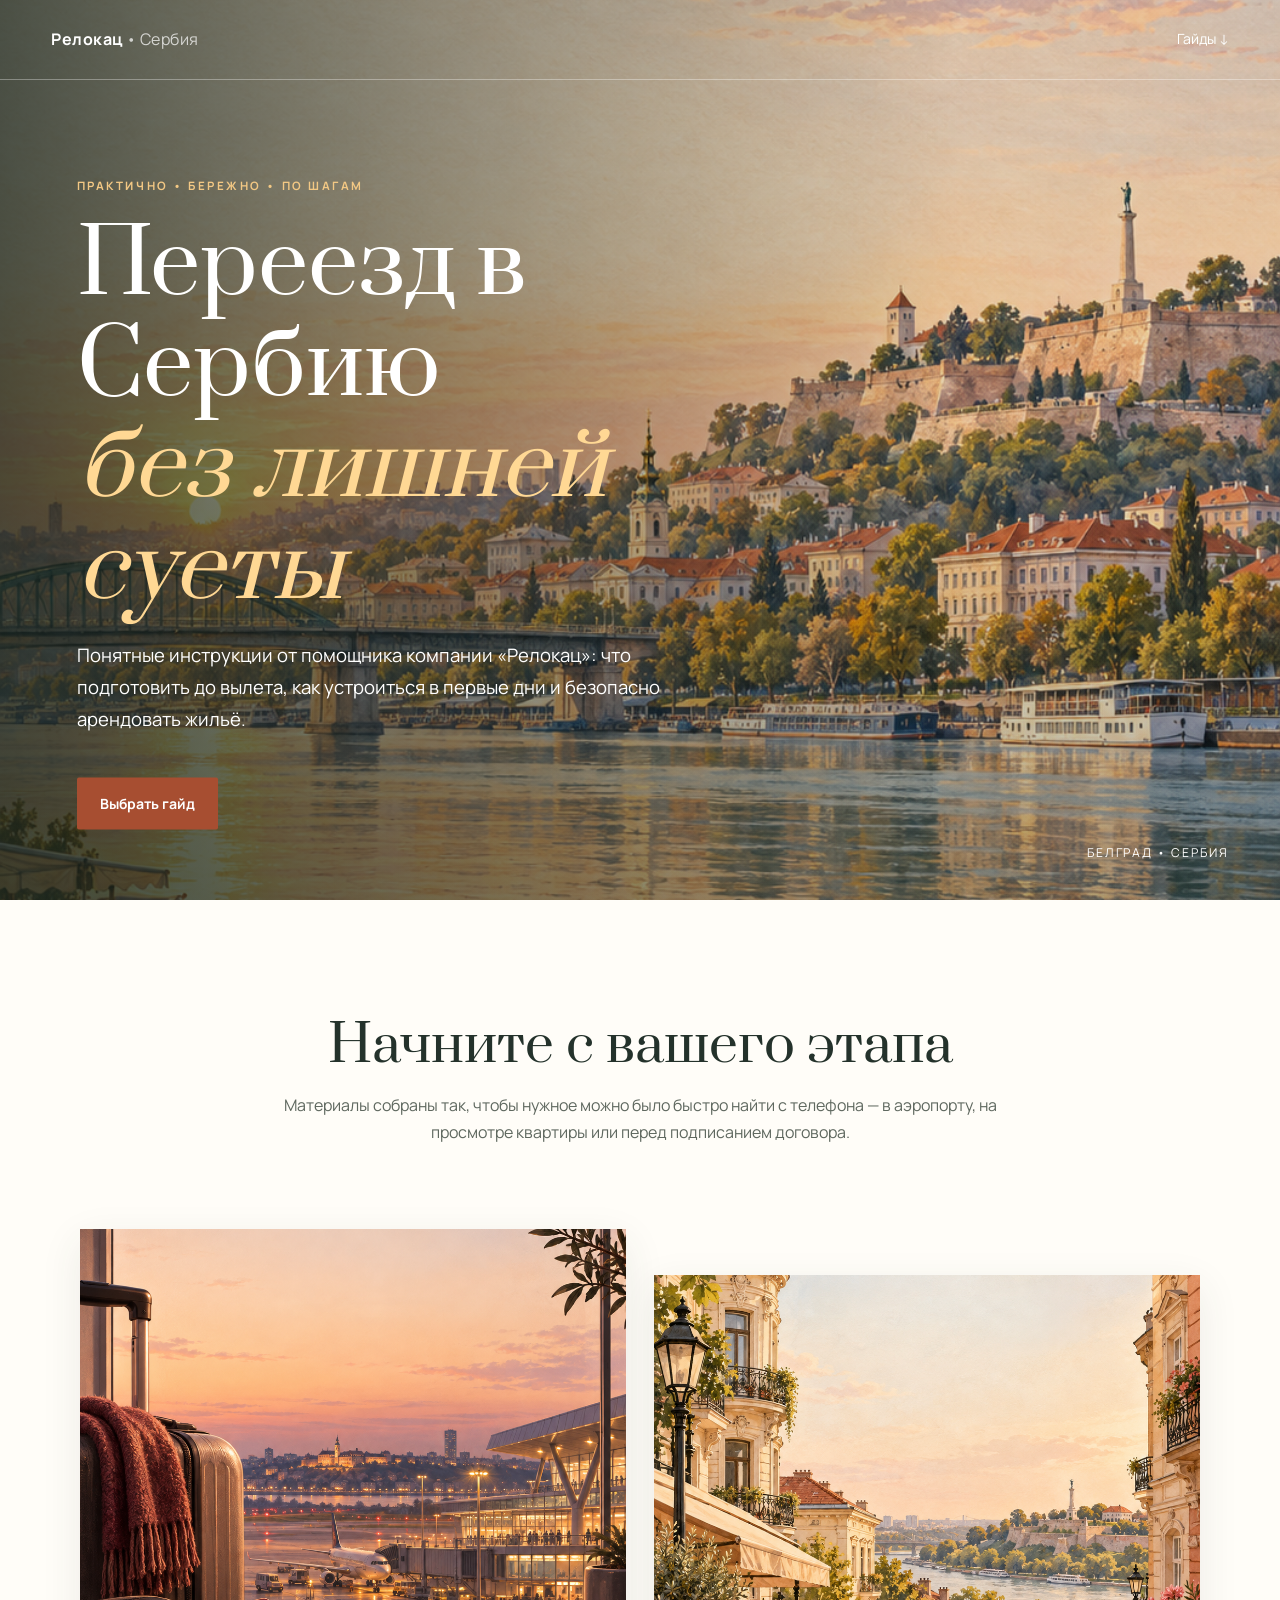
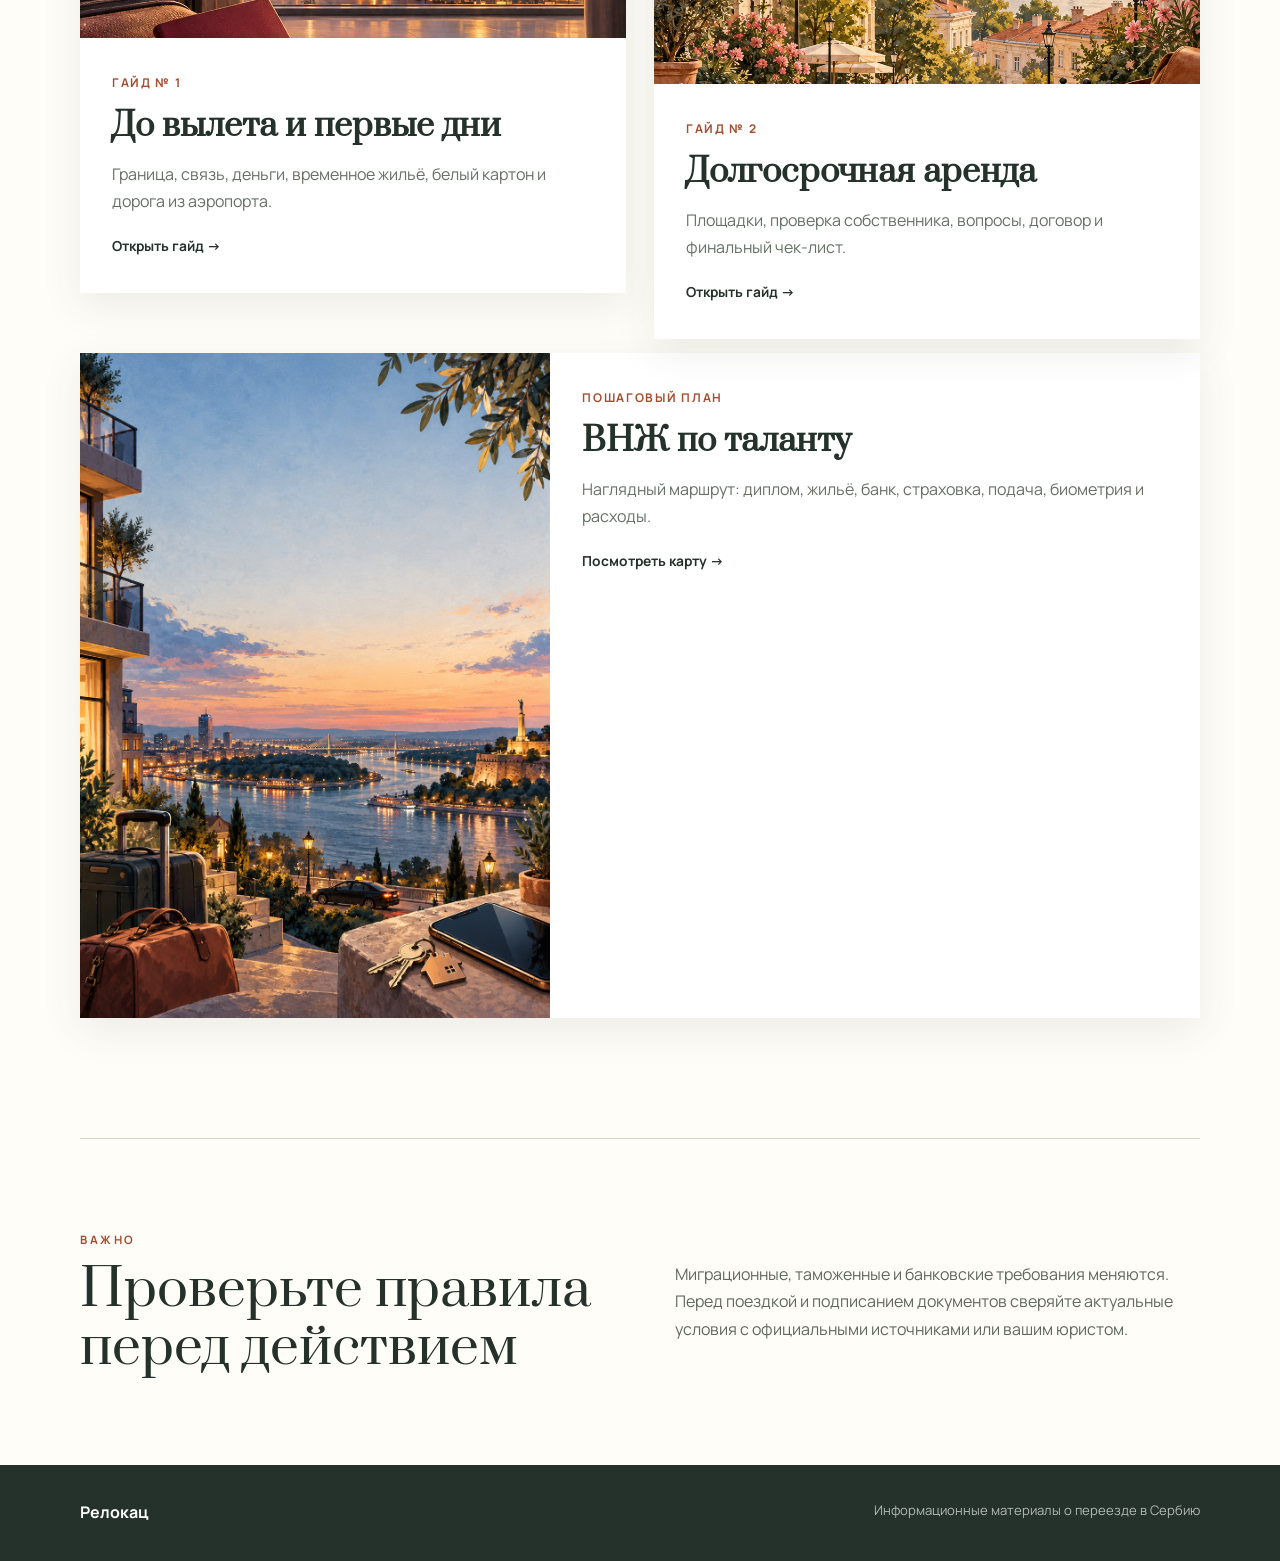
<file: index.html>
<!doctype html>
<html lang="ru">
<head>
  <meta charset="utf-8">
  <meta name="viewport" content="width=device-width,initial-scale=1">
  <meta name="description" content="Практические гайды по релокации в Сербию от помощника компании «Релокац».">
  <title>Релокац — гид по переезду в Сербию</title>
  <link rel="stylesheet" href="assets/styles.css">
</head>
<body class="home">
  <header class="topbar"><a class="brand" href="index.html">Релокац <span>• Сербия</span></a><a class="toplink" href="#guides">Гайды ↓</a></header>
  <main>
    <section class="hero">
      <img class="hero__image" src="assets/belgrade-river.png" alt="Белград на закате, вид на Саву">
      <div class="hero__shade"></div>
      <div class="hero__content">
        <p class="eyebrow">Практично • бережно • по шагам</p>
        <h1>Переезд в Сербию<br><em>без лишней суеты</em></h1>
        <p class="lead">Понятные инструкции от помощника компании «Релокац»: что подготовить до вылета, как устроиться в первые дни и безопасно арендовать жильё.</p>
        <a class="button" href="#guides">Выбрать гайд</a>
      </div>
      <p class="hero__note">Белград • Сербия</p>
    </section>

    <section class="intro wrap" id="guides">
      <h2>Начните с вашего этапа</h2>
      <p>Материалы собраны так, чтобы нужное можно было быстро найти с телефона — в аэропорту, на просмотре квартиры или перед подписанием договора.</p>
    </section>

    <section class="guide-grid wrap">
      <a class="guide-card" href="guide-arrival.html">
        <img src="assets/airport.png" alt="Чемодан и паспорт в аэропорту Белграда">
        <div class="guide-card__body"><span>Гайд № 1</span><h3>До вылета и первые дни</h3><p>Граница, связь, деньги, временное жильё, белый картон и дорога из аэропорта.</p><b>Открыть гайд →</b></div>
      </a>
      <a class="guide-card guide-card--down" href="guide-rent.html">
        <img src="assets/belgrade-street.png" alt="Улица Белграда с видом на реку">
        <div class="guide-card__body"><span>Гайд № 2</span><h3>Долгосрочная аренда</h3><p>Площадки, проверка собственника, вопросы, договор и финальный чек-лист.</p><b>Открыть гайд →</b></div>
      </a>
      <a class="guide-card guide-card--route" href="relocation-plan-talent.html">
        <img src="assets/relocation-view.png" alt="Вид на Белград и чемоданы перед переездом">
        <div class="guide-card__body"><span>Пошаговый план</span><h3>ВНЖ по таланту</h3><p>Наглядный маршрут: диплом, жильё, банк, страховка, подача, биометрия и расходы.</p><b>Посмотреть карту →</b></div>
      </a>
    </section>

    <section class="promise wrap"><div><p class="eyebrow dark">Важно</p><h2>Проверьте правила перед действием</h2></div><p>Миграционные, таможенные и банковские требования меняются. Перед поездкой и подписанием документов сверяйте актуальные условия с официальными источниками или вашим юристом.</p></section>
  </main>
  <footer><div class="wrap"><b>Релокац</b><span>Информационные материалы о переезде в Сербию</span></div></footer>
</body>
</html>
</file>
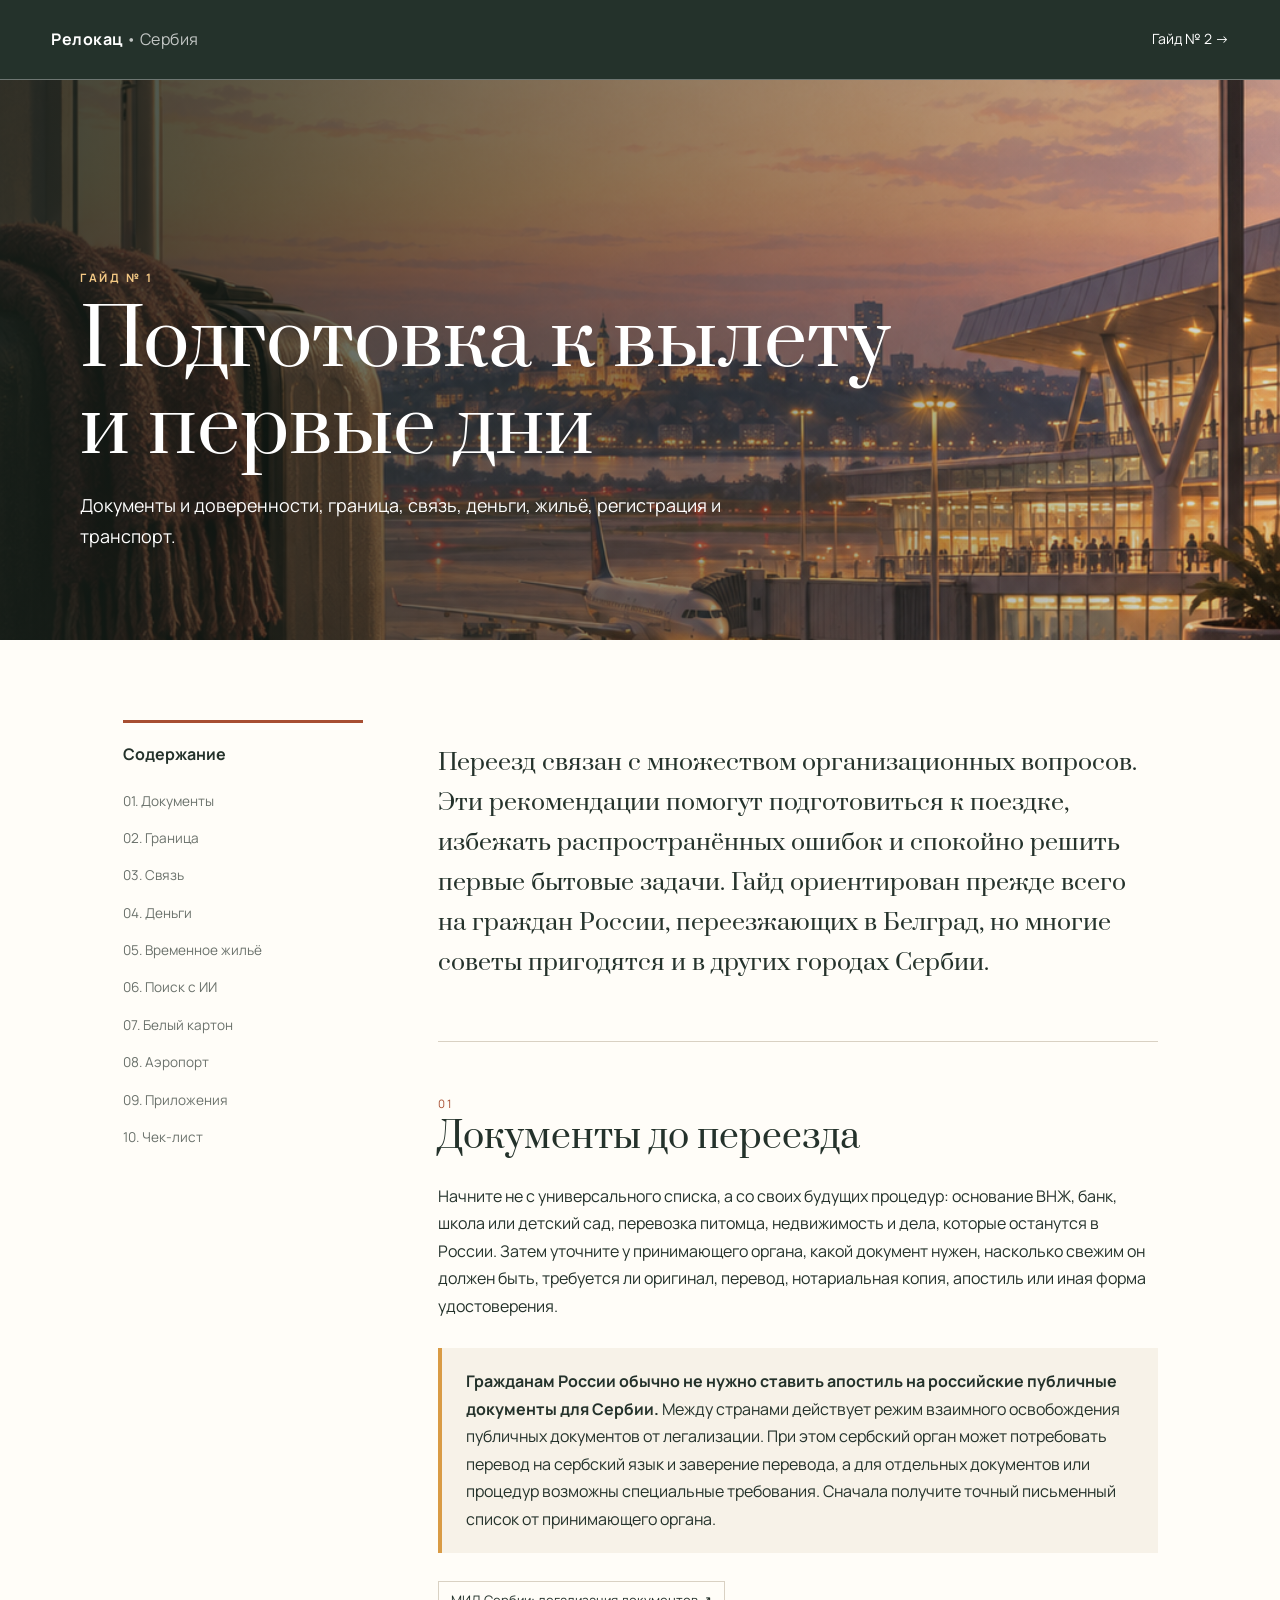
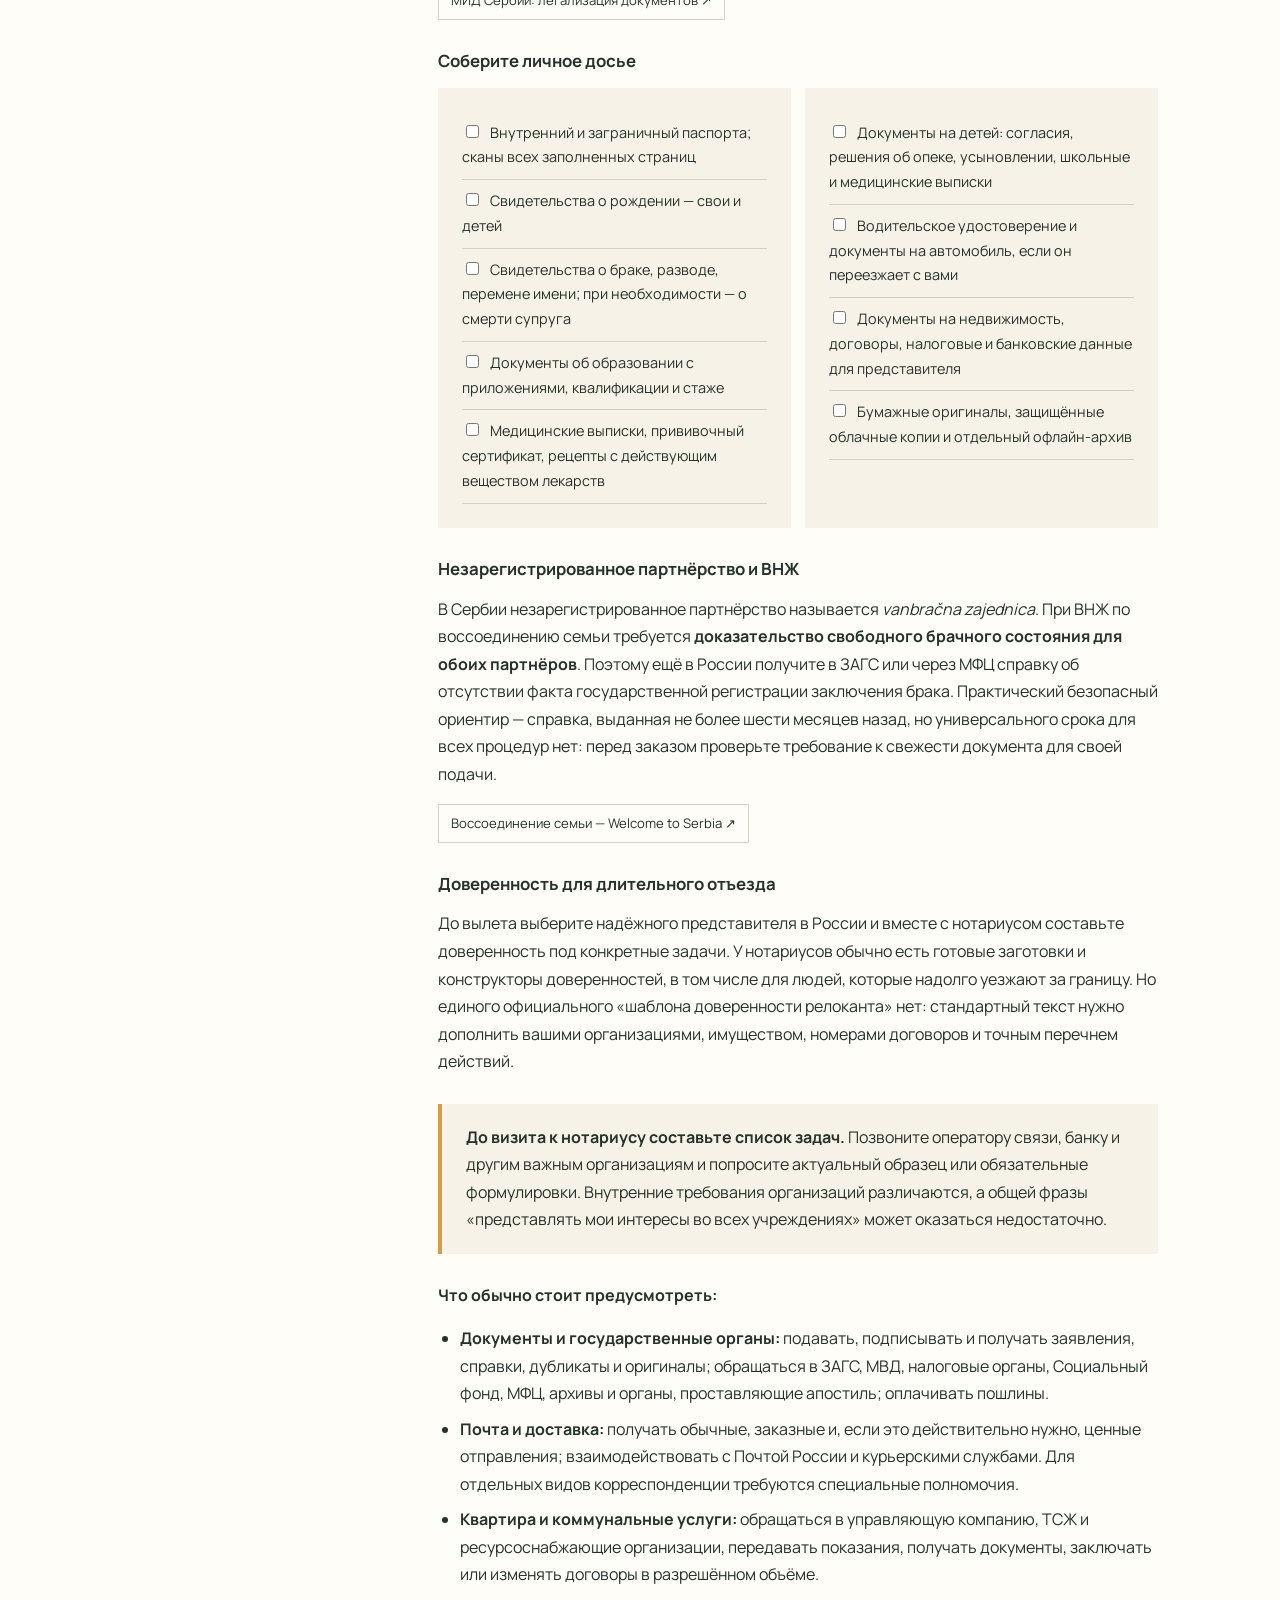
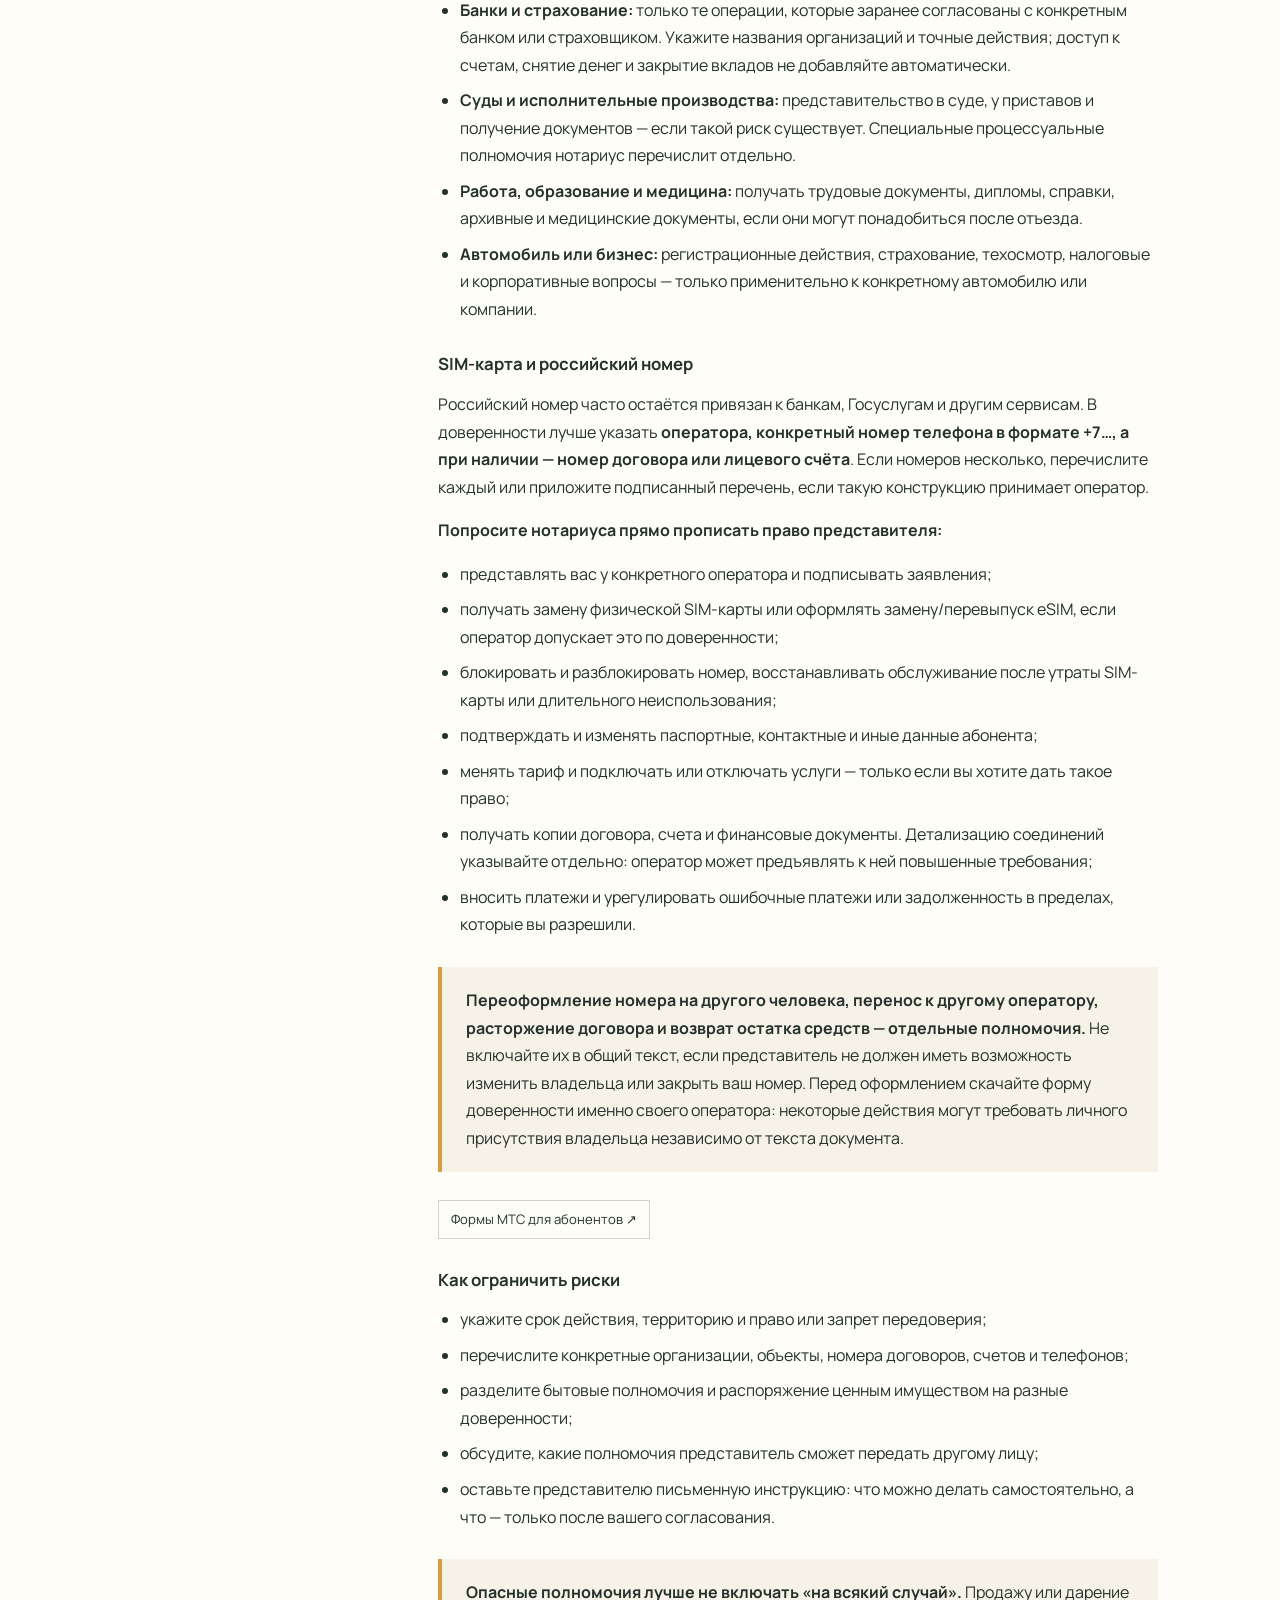
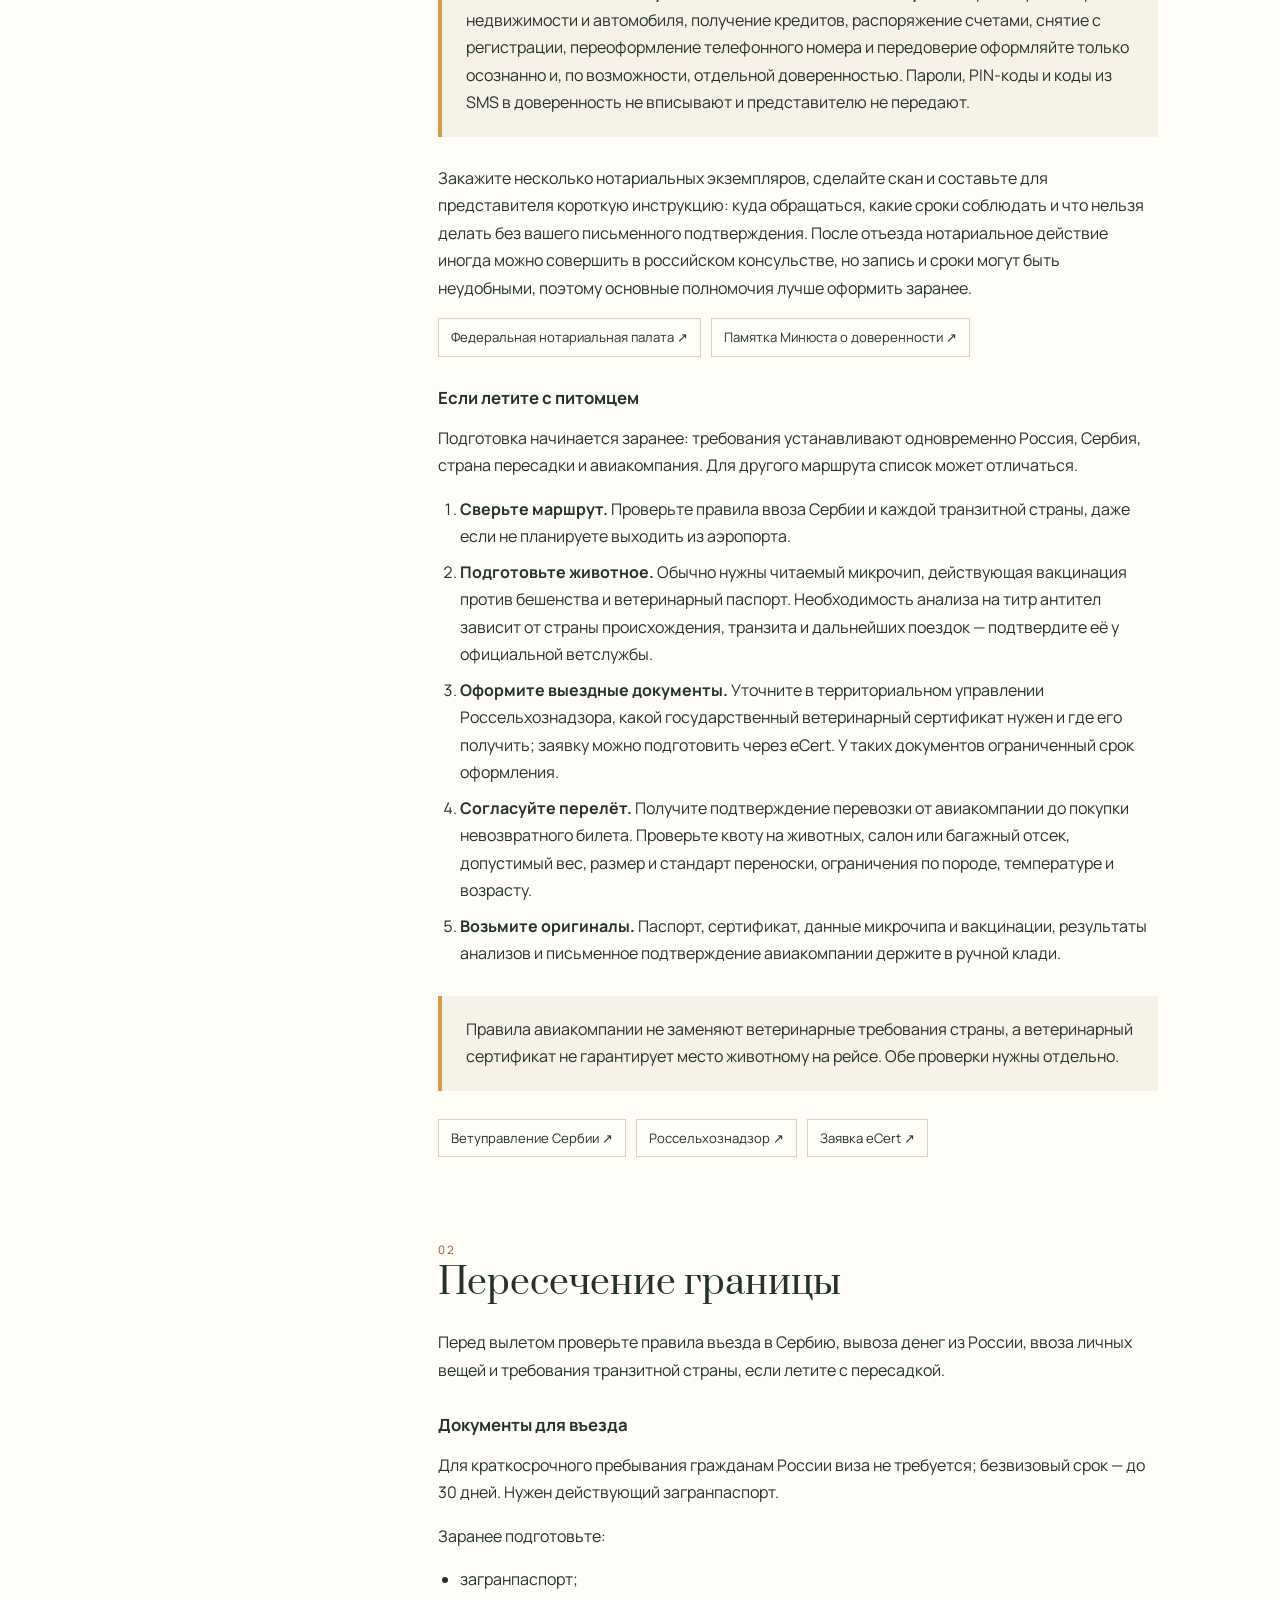
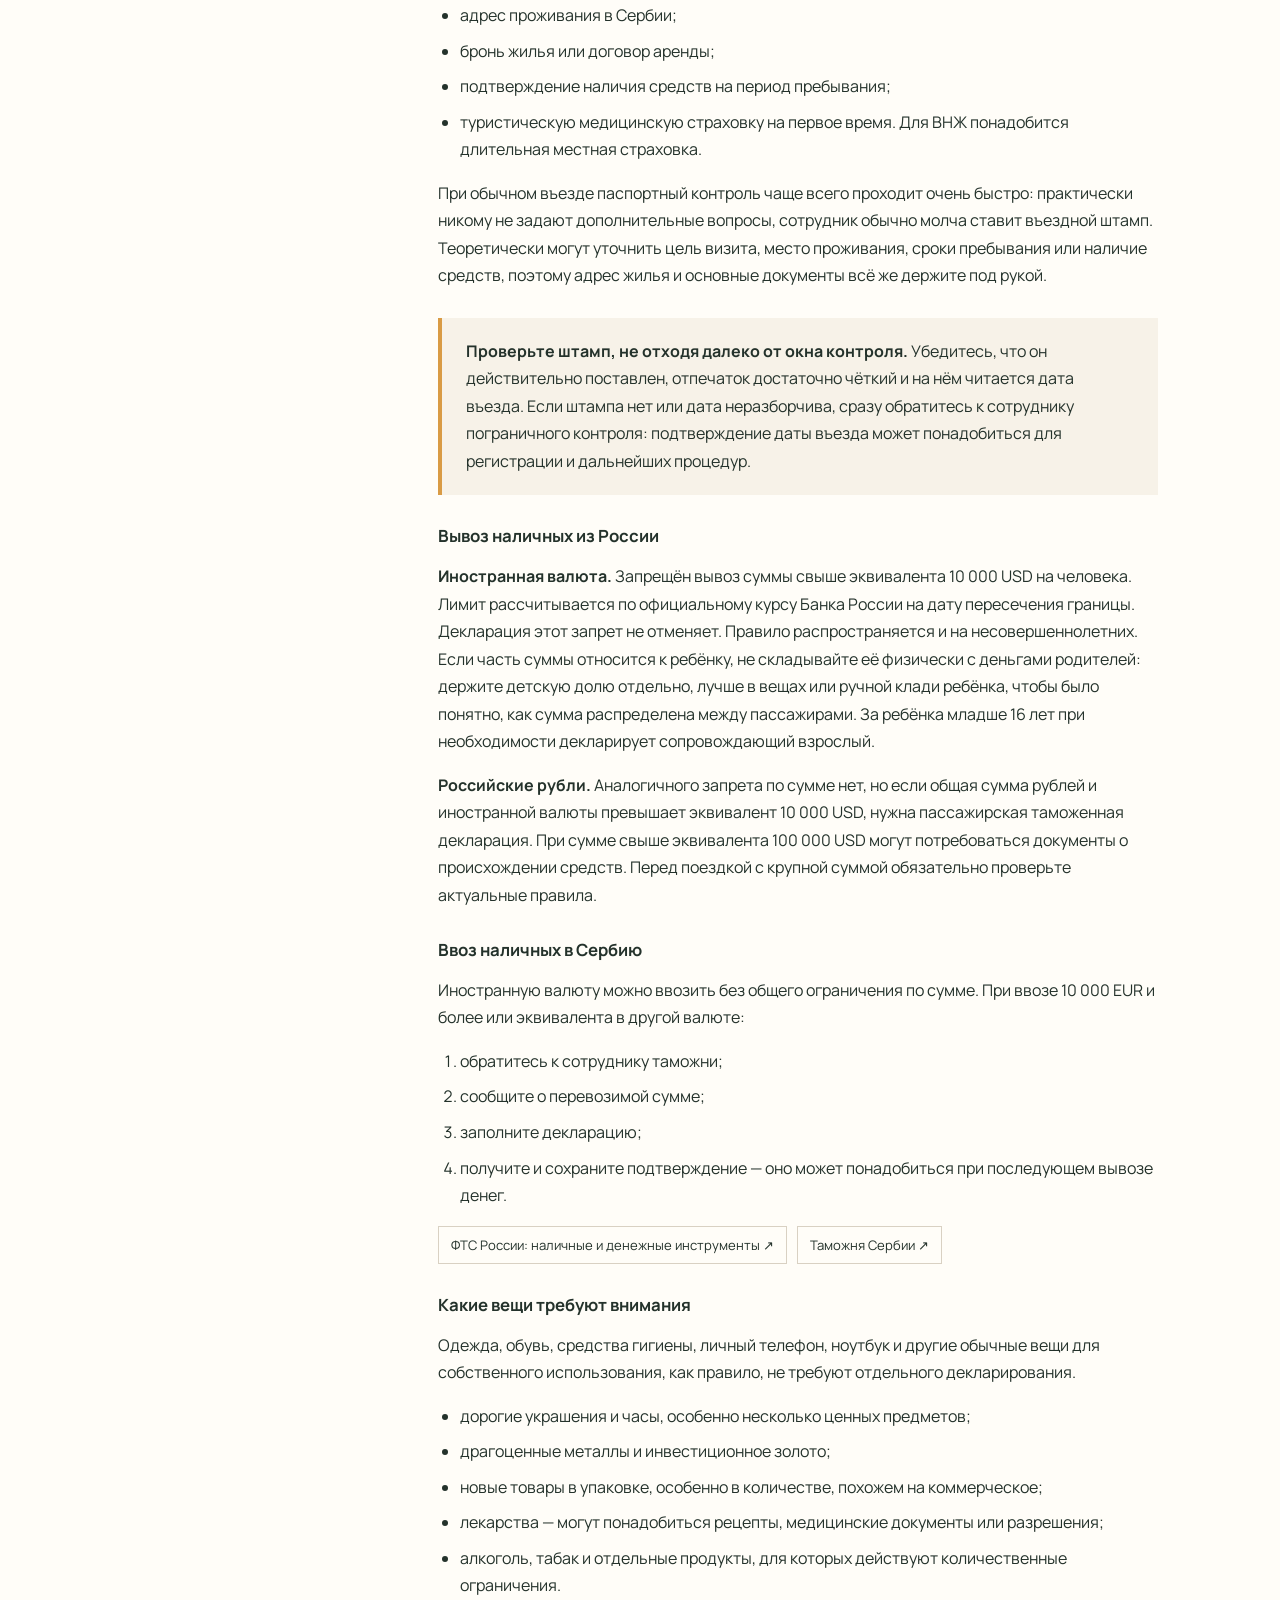
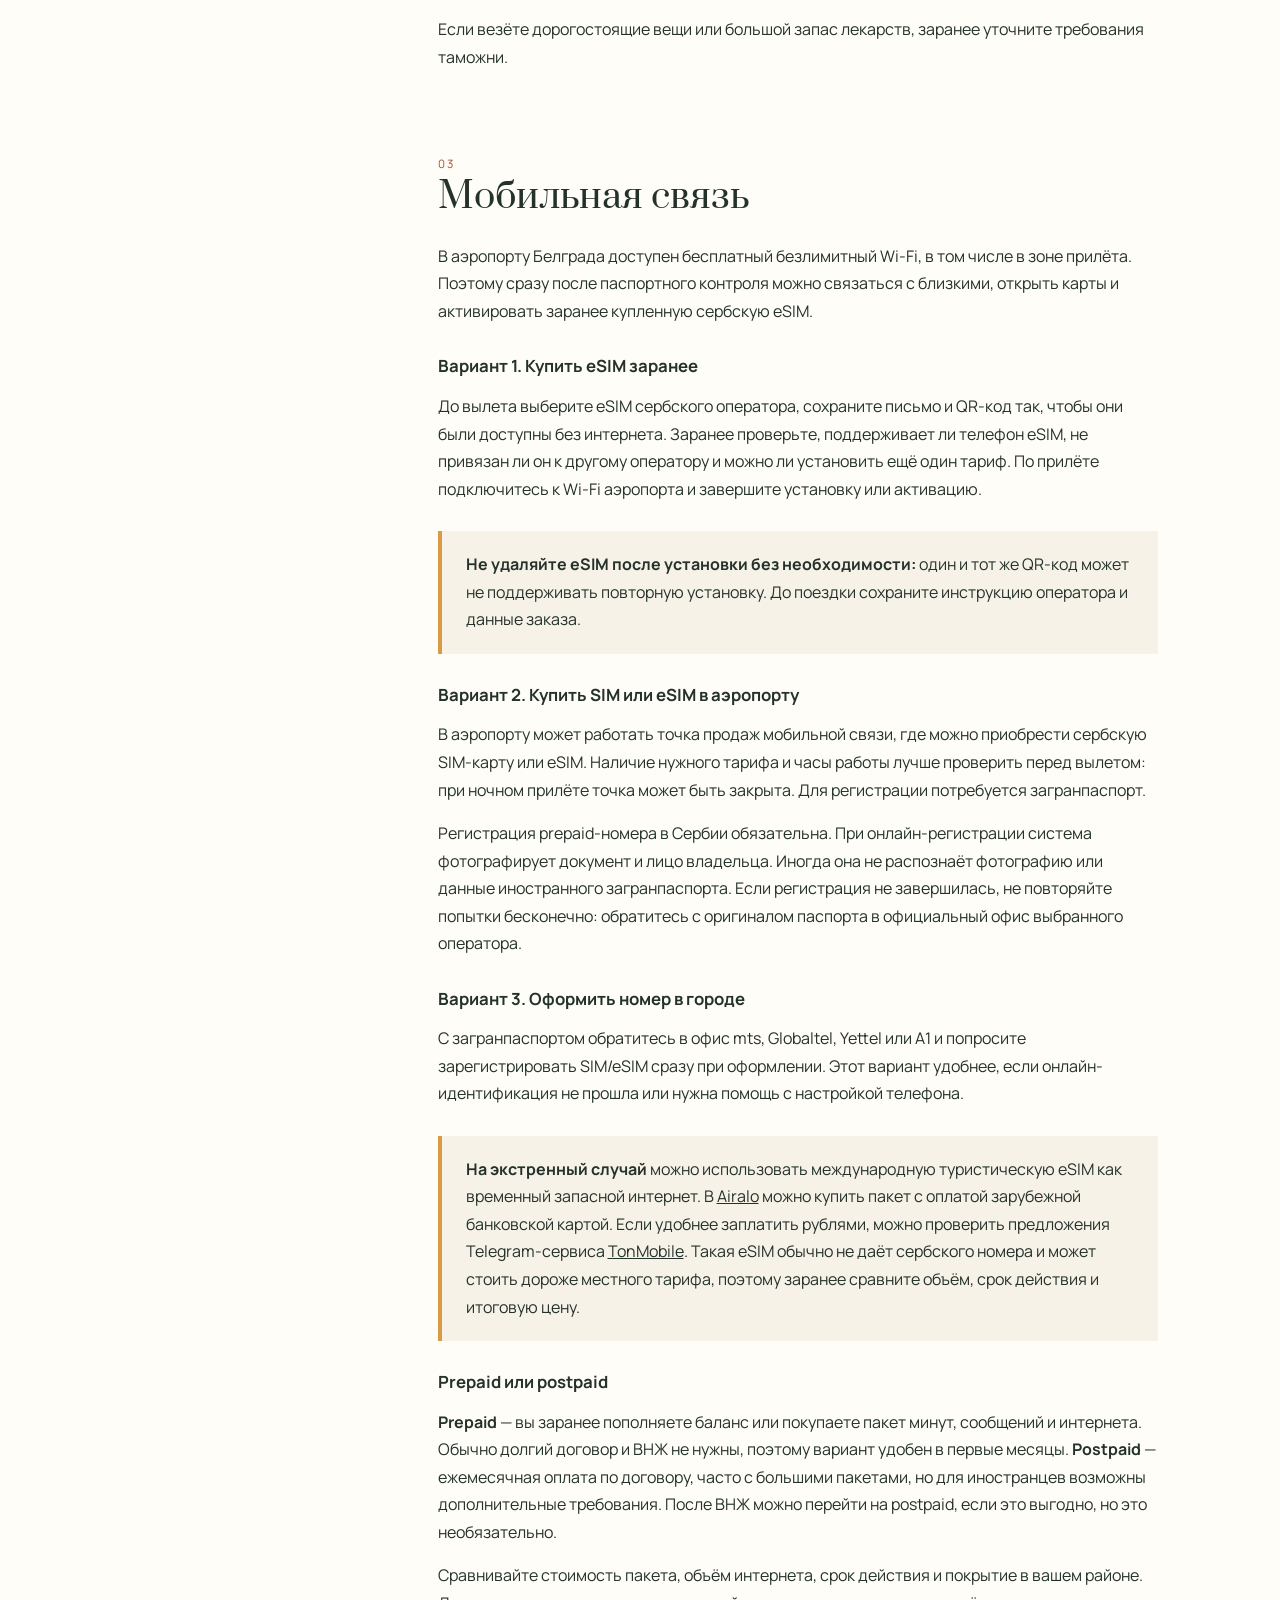
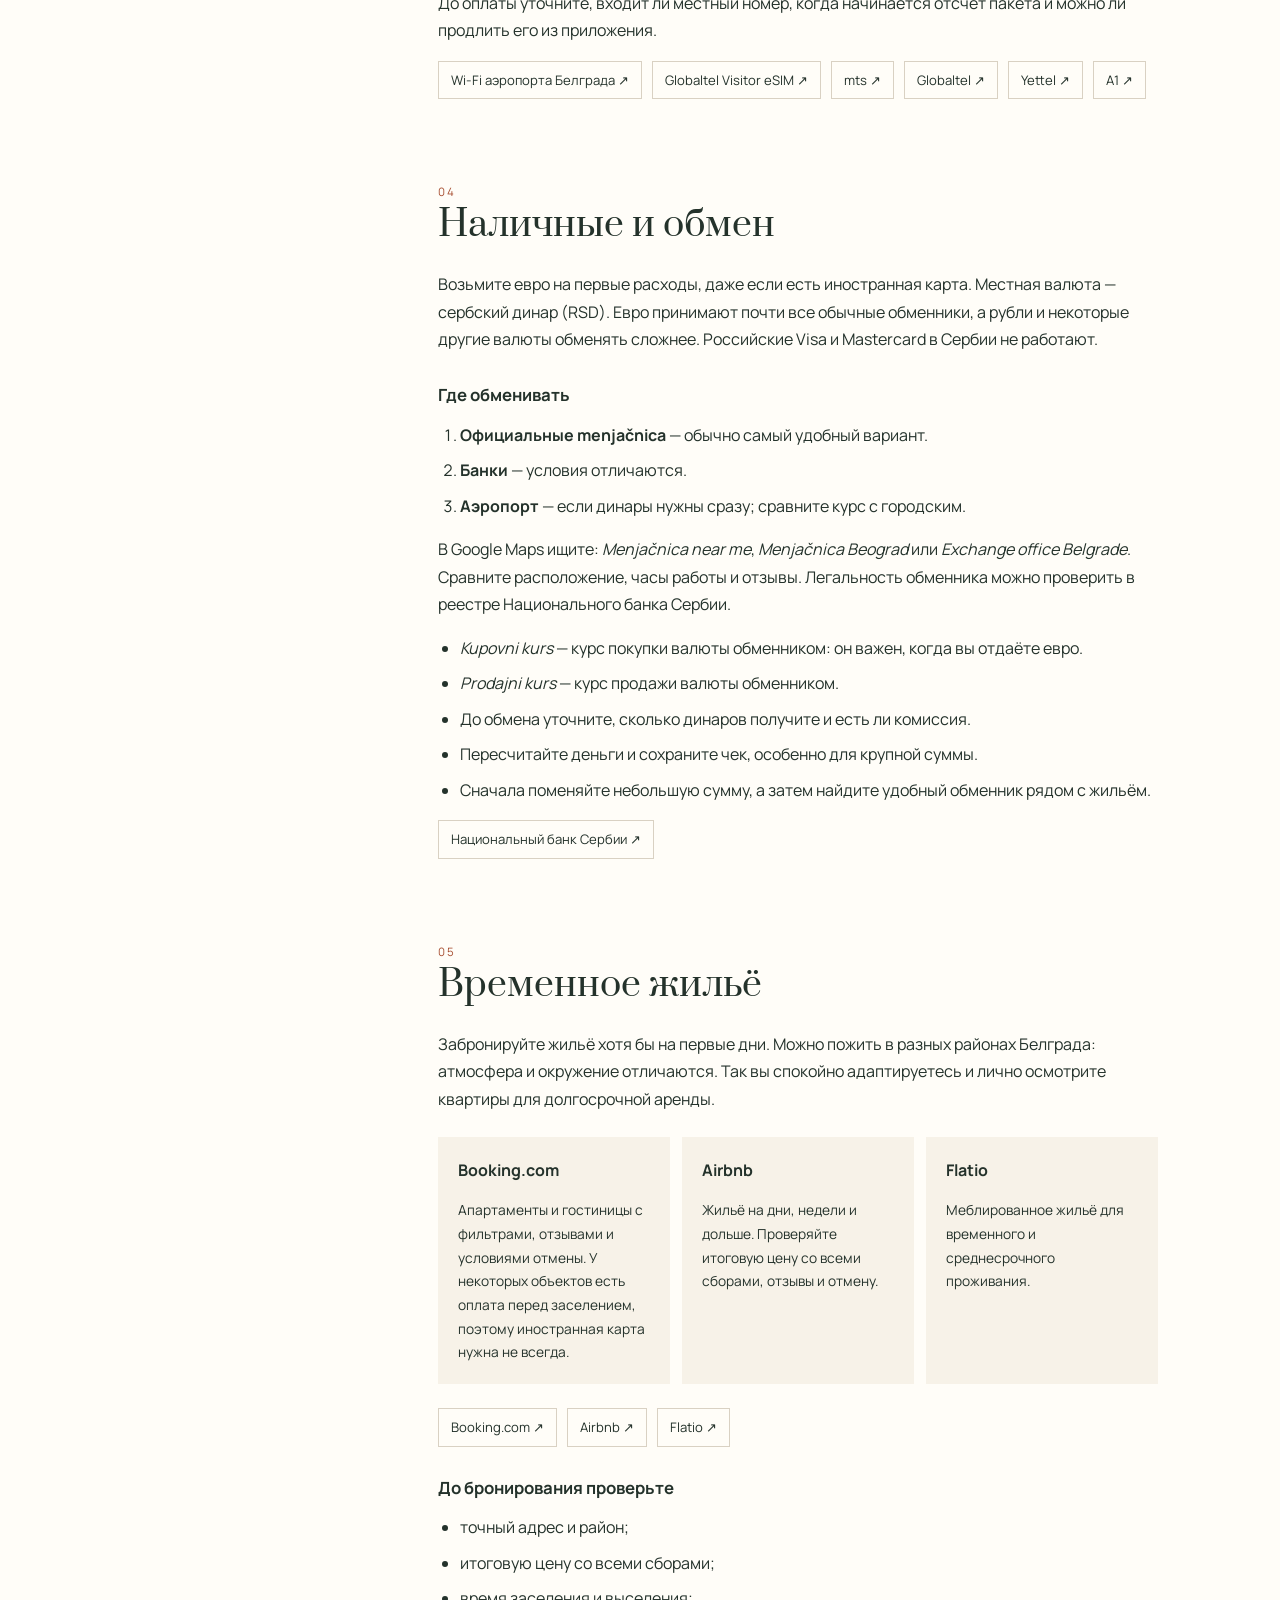
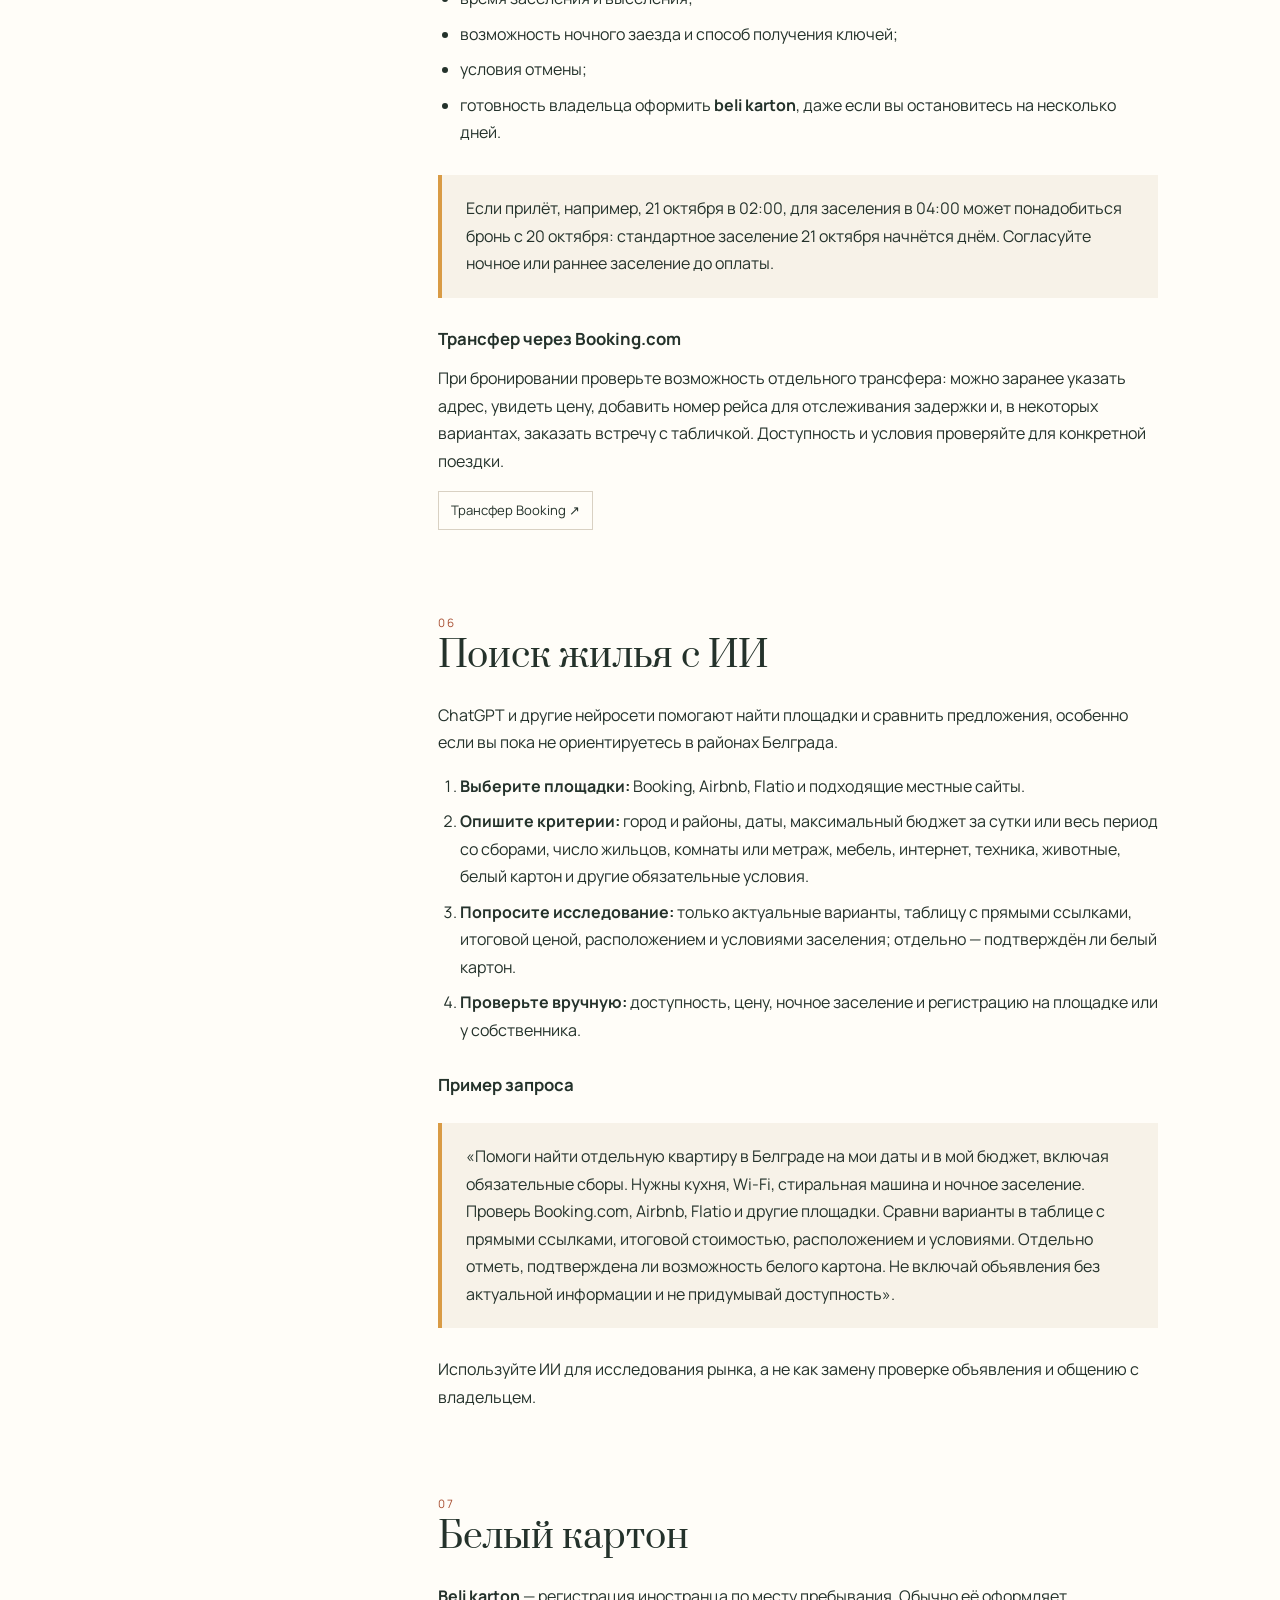
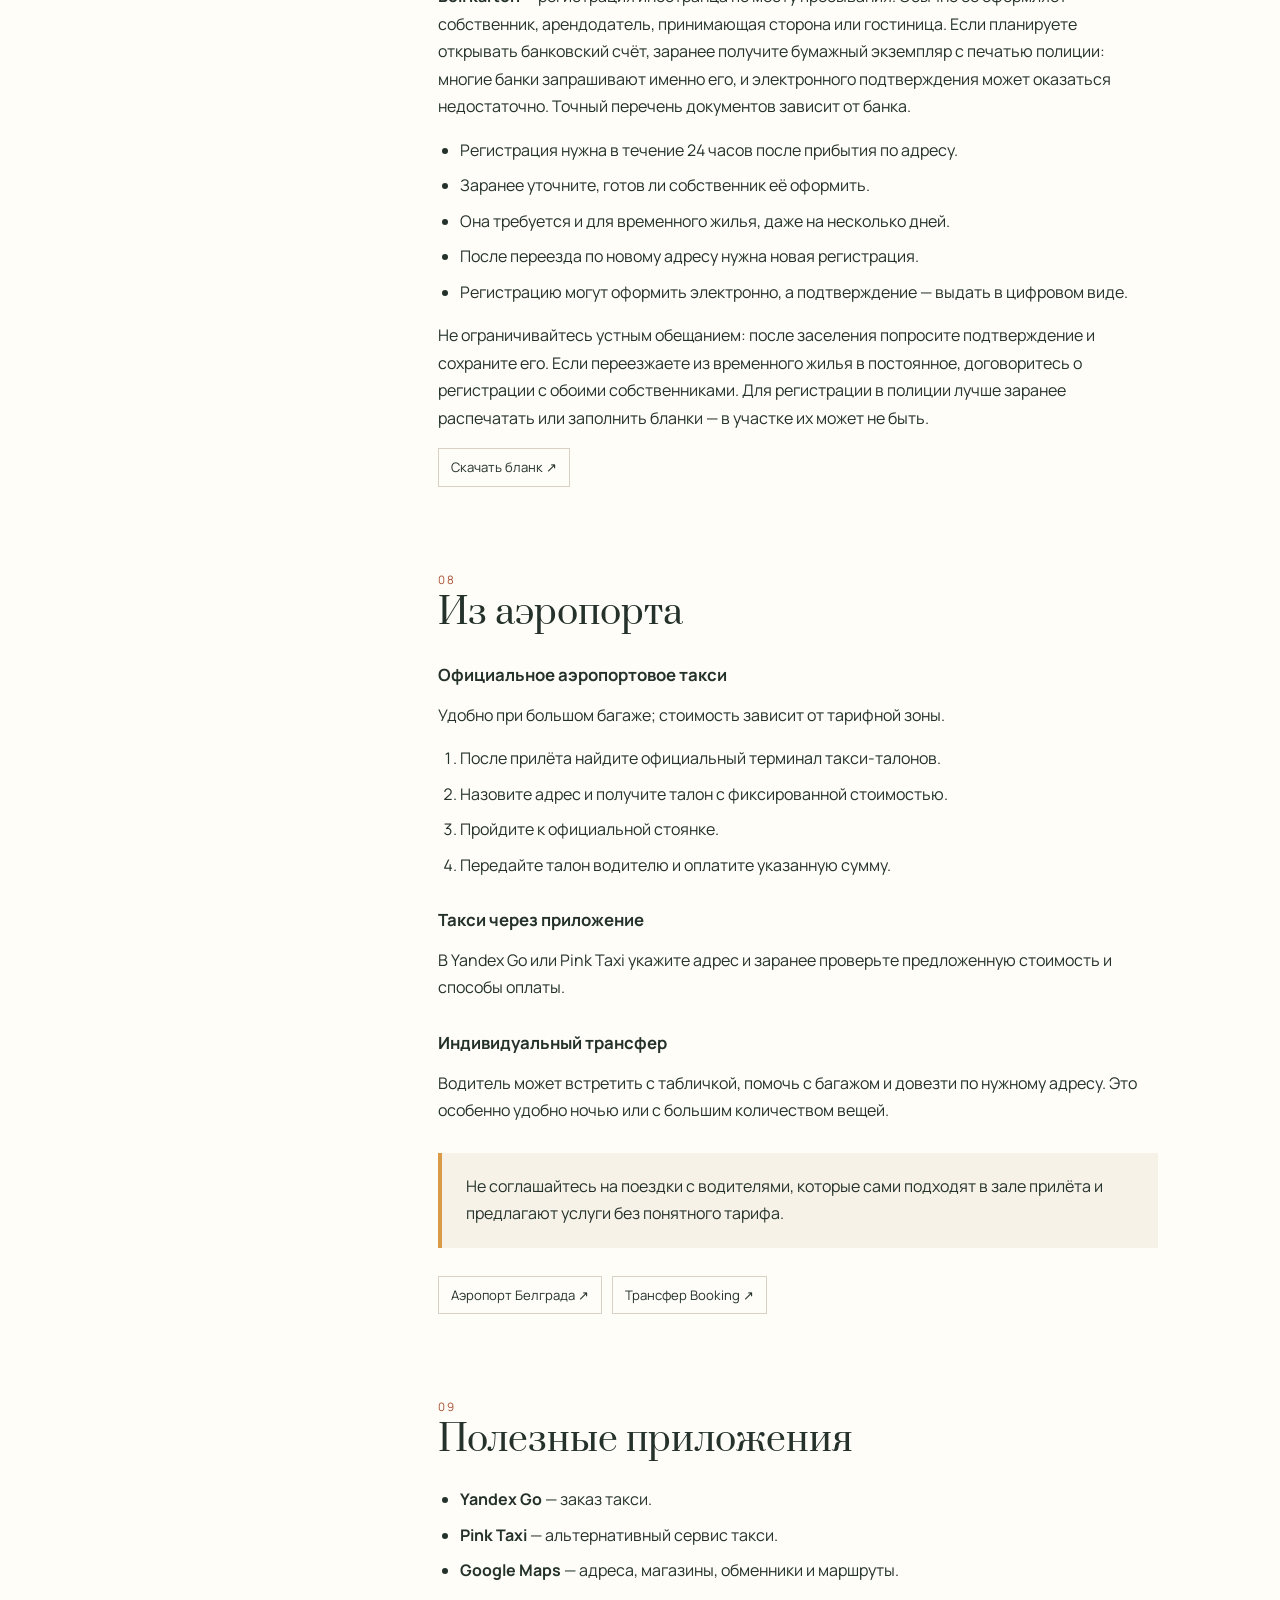
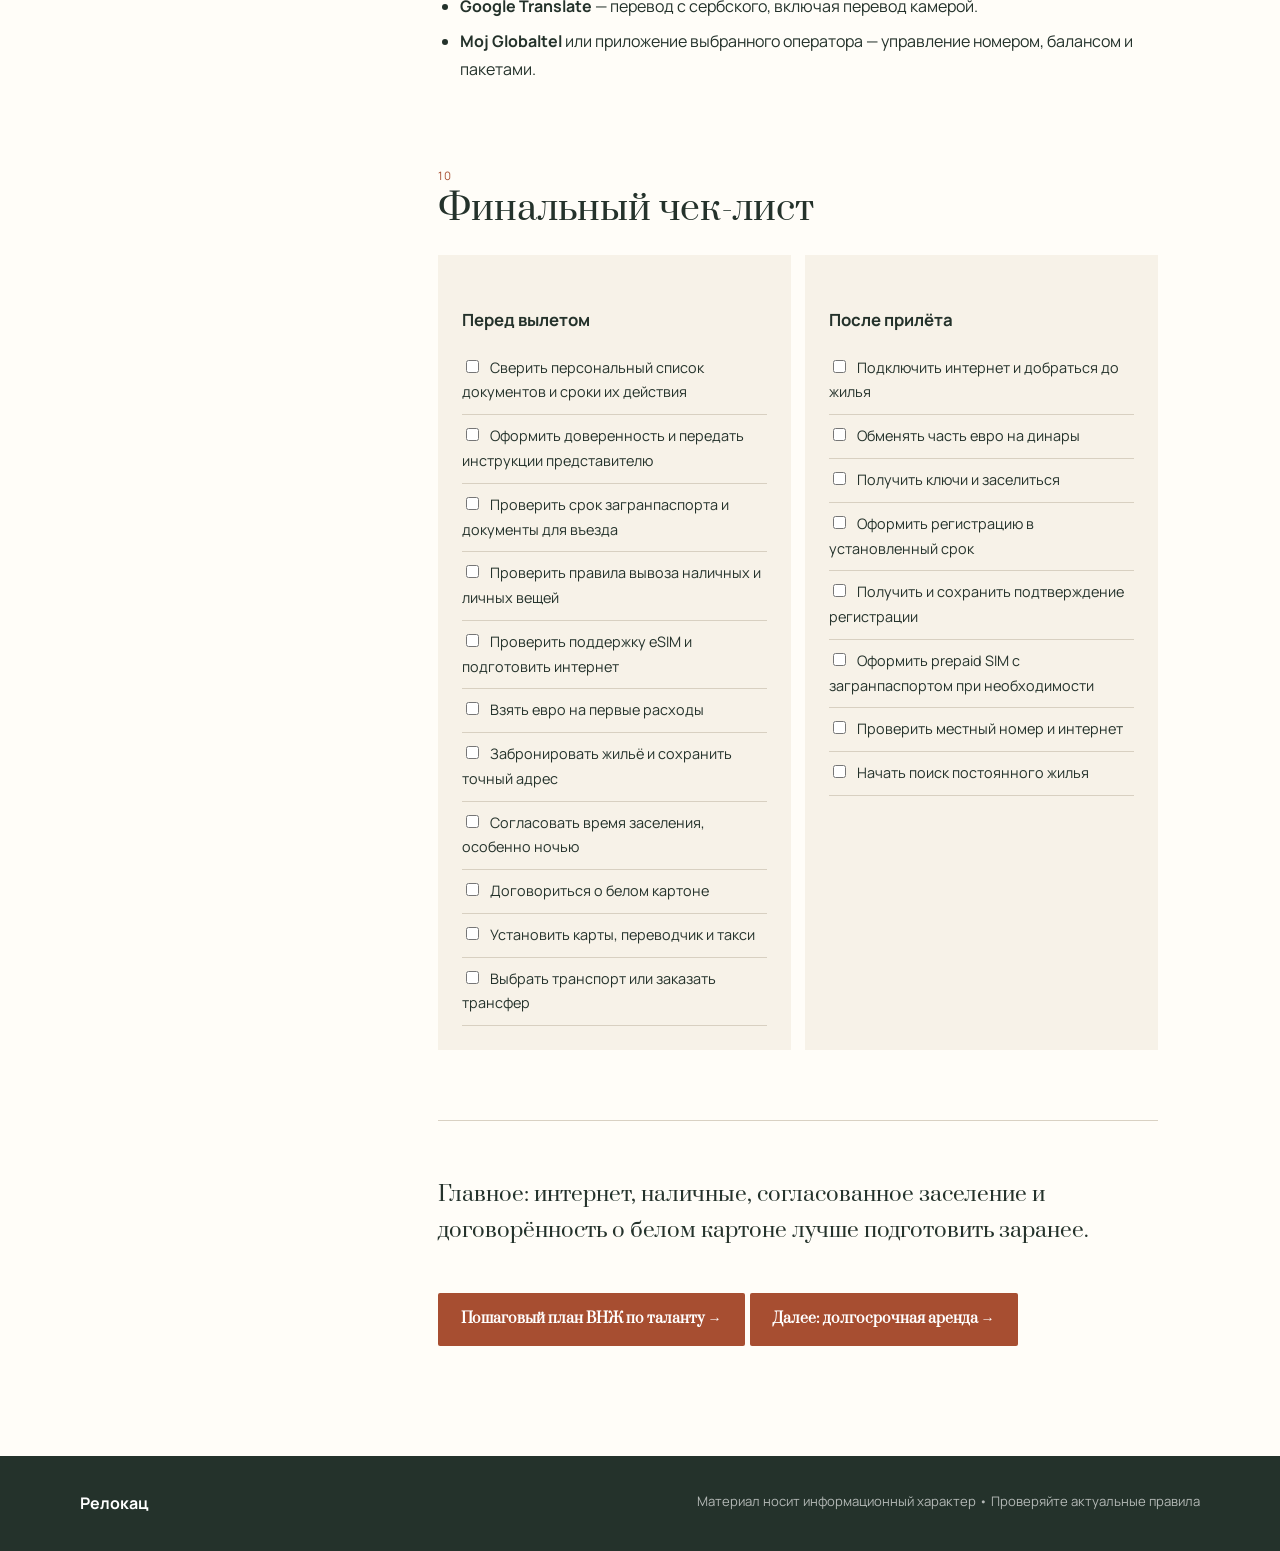
<file: guide-arrival.html>
<!doctype html>
<html lang="ru">
<head>
<meta charset="utf-8">
<meta name="viewport" content="width=device-width,initial-scale=1">
<meta name="description" content="Подготовка к вылету в Сербию и первые дни после приезда.">
<title>До вылета и первые дни — Релокац</title>
<link rel="stylesheet" href="assets/styles.css">
<script defer src="assets/site.js">
</script>
</head>
<body>
<header class="topbar topbar--solid">
<a class="brand" href="index.html">Релокац <span>• Сербия</span>
</a>
<a class="toplink" href="guide-rent.html">Гайд № 2 →</a>
</header>
<main>
<section class="guide-hero">
<img src="assets/airport.png" alt="Чемодан и паспорт в аэропорту Белграда">
<div class="guide-hero__shade">
</div>
<div class="guide-hero__content wrap">
<p class="eyebrow">Гайд № 1</p>
<h1>Подготовка к вылету<br>и первые дни</h1>
<p>Документы и доверенности, граница, связь, деньги, жильё, регистрация и транспорт.</p>
</div>
</section>
<div class="article-layout wrap">
<aside class="toc">
<b>Содержание</b>
<a href="#documents">01. Документы</a>
<a href="#border">02. Граница</a>
<a href="#mobile">03. Связь</a>
<a href="#money">04. Деньги</a>
<a href="#temp-home">05. Временное жильё</a>
<a href="#ai">06. Поиск с ИИ</a>
<a href="#registration">07. Белый картон</a>
<a href="#airport">08. Аэропорт</a>
<a href="#apps">09. Приложения</a>
<a href="#checklist">10. Чек-лист</a>
</aside>
<article class="article">
<div class="article-intro">
<p>Переезд связан с множеством организационных вопросов. Эти рекомендации помогут подготовиться к поездке, избежать распространённых ошибок и спокойно решить первые бытовые задачи. Гайд ориентирован прежде всего на граждан России, переезжающих в Белград, но многие советы пригодятся и в других городах Сербии.</p>
</div>
<section id="documents">
<h2>
<span>01</span> Документы до переезда</h2>
<p>Начните не с универсального списка, а со своих будущих процедур: основание ВНЖ, банк, школа или детский сад, перевозка питомца, недвижимость и дела, которые останутся в России. Затем уточните у принимающего органа, какой документ нужен, насколько свежим он должен быть, требуется ли оригинал, перевод, нотариальная копия, апостиль или иная форма удостоверения.</p>
<div class="callout">
<b>Гражданам России обычно не нужно ставить апостиль на российские публичные документы для Сербии.</b> Между странами действует режим взаимного освобождения публичных документов от легализации. При этом сербский орган может потребовать перевод на сербский язык и заверение перевода, а для отдельных документов или процедур возможны специальные требования. Сначала получите точный письменный список от принимающего органа.</div>
<p class="links"><a href="https://www.mfa.gov.rs/en/citizens/services/document-certification" target="_blank" rel="noopener">МИД Сербии: легализация документов ↗</a></p>
<h3>Соберите личное досье</h3>
<div class="check-columns">
<div>
<label>
<input type="checkbox"> Внутренний и заграничный паспорта; сканы всех заполненных страниц</label>
<label>
<input type="checkbox"> Свидетельства о рождении — свои и детей</label>
<label>
<input type="checkbox"> Свидетельства о браке, разводе, перемене имени; при необходимости — о смерти супруга</label>
<label>
<input type="checkbox"> Документы об образовании с приложениями, квалификации и стаже</label>
<label>
<input type="checkbox"> Медицинские выписки, прививочный сертификат, рецепты с действующим веществом лекарств</label>
</div>
<div>
<label>
<input type="checkbox"> Документы на детей: согласия, решения об опеке, усыновлении, школьные и медицинские выписки</label>
<label>
<input type="checkbox"> Водительское удостоверение и документы на автомобиль, если он переезжает с вами</label>
<label>
<input type="checkbox"> Документы на недвижимость, договоры, налоговые и банковские данные для представителя</label>
<label>
<input type="checkbox"> Бумажные оригиналы, защищённые облачные копии и отдельный офлайн-архив</label>
</div>
</div>
<h3>Незарегистрированное партнёрство и ВНЖ</h3>
<p>В Сербии незарегистрированное партнёрство называется <i>vanbračna zajednica</i>. При ВНЖ по воссоединению семьи требуется <b>доказательство свободного брачного состояния для обоих партнёров</b>. Поэтому ещё в России получите в ЗАГС или через МФЦ справку об отсутствии факта государственной регистрации заключения брака. Практический безопасный ориентир — справка, выданная не более шести месяцев назад, но универсального срока для всех процедур нет: перед заказом проверьте требование к свежести документа для своей подачи.</p>
<p class="links">
<a href="https://welcometoserbia.gov.rs/%D0%B2%D0%BE%D1%81%D1%81%D0%BE%D0%B5%D0%B4%D0%B8%D0%BD%D0%B5%D0%BD%D0%B8%D0%B5-%D1%81%D0%B5%D0%BC%D1%8C%D0%B8">Воссоединение семьи — Welcome to Serbia ↗</a>
</p>
<h3>Доверенность для длительного отъезда</h3>
<p>До вылета выберите надёжного представителя в России и вместе с нотариусом составьте доверенность под конкретные задачи. У нотариусов обычно есть готовые заготовки и конструкторы доверенностей, в том числе для людей, которые надолго уезжают за границу. Но единого официального «шаблона доверенности релоканта» нет: стандартный текст нужно дополнить вашими организациями, имуществом, номерами договоров и точным перечнем действий.</p>
<div class="callout">
<b>До визита к нотариусу составьте список задач.</b> Позвоните оператору связи, банку и другим важным организациям и попросите актуальный образец или обязательные формулировки. Внутренние требования организаций различаются, а общей фразы «представлять мои интересы во всех учреждениях» может оказаться недостаточно.</div>
<p>
<b>Что обычно стоит предусмотреть:</b>
</p>
<ul>
<li>
<b>Документы и государственные органы:</b> подавать, подписывать и получать заявления, справки, дубликаты и оригиналы; обращаться в ЗАГС, МВД, налоговые органы, Социальный фонд, МФЦ, архивы и органы, проставляющие апостиль; оплачивать пошлины.</li>
<li>
<b>Почта и доставка:</b> получать обычные, заказные и, если это действительно нужно, ценные отправления; взаимодействовать с Почтой России и курьерскими службами. Для отдельных видов корреспонденции требуются специальные полномочия.</li>
<li>
<b>Квартира и коммунальные услуги:</b> обращаться в управляющую компанию, ТСЖ и ресурсоснабжающие организации, передавать показания, получать документы, заключать или изменять договоры в разрешённом объёме.</li>
<li>
<b>Банки и страхование:</b> только те операции, которые заранее согласованы с конкретным банком или страховщиком. Укажите названия организаций и точные действия; доступ к счетам, снятие денег и закрытие вкладов не добавляйте автоматически.</li>
<li>
<b>Суды и исполнительные производства:</b> представительство в суде, у приставов и получение документов — если такой риск существует. Специальные процессуальные полномочия нотариус перечислит отдельно.</li>
<li>
<b>Работа, образование и медицина:</b> получать трудовые документы, дипломы, справки, архивные и медицинские документы, если они могут понадобиться после отъезда.</li>
<li>
<b>Автомобиль или бизнес:</b> регистрационные действия, страхование, техосмотр, налоговые и корпоративные вопросы — только применительно к конкретному автомобилю или компании.</li>
</ul>
<h3>SIM-карта и российский номер</h3>
<p>Российский номер часто остаётся привязан к банкам, Госуслугам и другим сервисам. В доверенности лучше указать <b>оператора, конкретный номер телефона в формате +7…, а при наличии — номер договора или лицевого счёта</b>. Если номеров несколько, перечислите каждый или приложите подписанный перечень, если такую конструкцию принимает оператор.</p>
<p>
<b>Попросите нотариуса прямо прописать право представителя:</b>
</p>
<ul>
<li>представлять вас у конкретного оператора и подписывать заявления;</li>
<li>получать замену физической SIM-карты или оформлять замену/перевыпуск eSIM, если оператор допускает это по доверенности;</li>
<li>блокировать и разблокировать номер, восстанавливать обслуживание после утраты SIM-карты или длительного неиспользования;</li>
<li>подтверждать и изменять паспортные, контактные и иные данные абонента;</li>
<li>менять тариф и подключать или отключать услуги — только если вы хотите дать такое право;</li>
<li>получать копии договора, счета и финансовые документы. Детализацию соединений указывайте отдельно: оператор может предъявлять к ней повышенные требования;</li>
<li>вносить платежи и урегулировать ошибочные платежи или задолженность в пределах, которые вы разрешили.</li>
</ul>
<div class="callout">
<b>Переоформление номера на другого человека, перенос к другому оператору, расторжение договора и возврат остатка средств — отдельные полномочия.</b> Не включайте их в общий текст, если представитель не должен иметь возможность изменить владельца или закрыть ваш номер. Перед оформлением скачайте форму доверенности именно своего оператора: некоторые действия могут требовать личного присутствия владельца независимо от текста документа.</div>
<p class="links">
<a href="https://support.mts.ru/mts_mobilnaya_svyaz/dokumenty-i-blanki">Формы МТС для абонентов ↗</a>
</p>
<h3>Как ограничить риски</h3>
<ul>
<li>укажите срок действия, территорию и право или запрет передоверия;</li>
<li>перечислите конкретные организации, объекты, номера договоров, счетов и телефонов;</li>
<li>разделите бытовые полномочия и распоряжение ценным имуществом на разные доверенности;</li>
<li>обсудите, какие полномочия представитель сможет передать другому лицу;</li>
<li>оставьте представителю письменную инструкцию: что можно делать самостоятельно, а что — только после вашего согласования.</li>
</ul>
<div class="callout">
<b>Опасные полномочия лучше не включать «на всякий случай».</b> Продажу или дарение недвижимости и автомобиля, получение кредитов, распоряжение счетами, снятие с регистрации, переоформление телефонного номера и передоверие оформляйте только осознанно и, по возможности, отдельной доверенностью. Пароли, PIN-коды и коды из SMS в доверенность не вписывают и представителю не передают.</div>
<p>Закажите несколько нотариальных экземпляров, сделайте скан и составьте для представителя короткую инструкцию: куда обращаться, какие сроки соблюдать и что нельзя делать без вашего письменного подтверждения. После отъезда нотариальное действие иногда можно совершить в российском консульстве, но запись и сроки могут быть неудобными, поэтому основные полномочия лучше оформить заранее.</p>
<p class="links">
<a href="https://notariat.ru/ru-ru/help/probate-trust/">Федеральная нотариальная палата ↗</a>
<a href="https://www.minjust.gov.ru/ru/pages/kak-oformit-doverennost-instrukciya-dlya-mobilizovannyh-grazhdan/">Памятка Минюста о доверенности ↗</a>
</p>
<h3>Если летите с питомцем</h3>
<p>Подготовка начинается заранее: требования устанавливают одновременно Россия, Сербия, страна пересадки и авиакомпания. Для другого маршрута список может отличаться.</p>
<ol>
<li>
<b>Сверьте маршрут.</b> Проверьте правила ввоза Сербии и каждой транзитной страны, даже если не планируете выходить из аэропорта.</li>
<li>
<b>Подготовьте животное.</b> Обычно нужны читаемый микрочип, действующая вакцинация против бешенства и ветеринарный паспорт. Необходимость анализа на титр антител зависит от страны происхождения, транзита и дальнейших поездок — подтвердите её у официальной ветслужбы.</li>
<li>
<b>Оформите выездные документы.</b> Уточните в территориальном управлении Россельхознадзора, какой государственный ветеринарный сертификат нужен и где его получить; заявку можно подготовить через eCert. У таких документов ограниченный срок оформления.</li>
<li>
<b>Согласуйте перелёт.</b> Получите подтверждение перевозки от авиакомпании до покупки невозвратного билета. Проверьте квоту на животных, салон или багажный отсек, допустимый вес, размер и стандарт переноски, ограничения по породе, температуре и возрасту.</li>
<li>
<b>Возьмите оригиналы.</b> Паспорт, сертификат, данные микрочипа и вакцинации, результаты анализов и письменное подтверждение авиакомпании держите в ручной клади.</li>
</ol>
<div class="callout">Правила авиакомпании не заменяют ветеринарные требования страны, а ветеринарный сертификат не гарантирует место животному на рейсе. Обе проверки нужны отдельно.</div>
<p class="links">
<a href="https://www.vet.minpolj.gov.rs/procedure/kucni-ljubimci/">Ветуправление Сербии ↗</a>
<a href="https://fsvps.gov.ru/puteshestvujushhim-s-pitomcami-vvoz-vyvo/">Россельхознадзор ↗</a>
<a href="https://ecert.vetrf.ru/pets/export/application/create">Заявка eCert ↗</a>
</p>
</section>
<section id="border">
<h2>
<span>02</span> Пересечение границы</h2>
<p>Перед вылетом проверьте правила въезда в Сербию, вывоза денег из России, ввоза личных вещей и требования транзитной страны, если летите с пересадкой.</p>
<h3>Документы для въезда</h3>
<p>Для краткосрочного пребывания гражданам России виза не требуется; безвизовый срок — до 30 дней. Нужен действующий загранпаспорт.</p>
<p>Заранее подготовьте:</p>
<ul>
<li>загранпаспорт;</li>
<li>адрес проживания в Сербии;</li>
<li>бронь жилья или договор аренды;</li>
<li>подтверждение наличия средств на период пребывания;</li>
<li>туристическую медицинскую страховку на первое время. Для ВНЖ понадобится длительная местная страховка.</li>
</ul>
<p>При обычном въезде паспортный контроль чаще всего проходит очень быстро: практически никому не задают дополнительные вопросы, сотрудник обычно молча ставит въездной штамп. Теоретически могут уточнить цель визита, место проживания, сроки пребывания или наличие средств, поэтому адрес жилья и основные документы всё же держите под рукой.</p>
<div class="callout">
<b>Проверьте штамп, не отходя далеко от окна контроля.</b> Убедитесь, что он действительно поставлен, отпечаток достаточно чёткий и на нём читается дата въезда. Если штампа нет или дата неразборчива, сразу обратитесь к сотруднику пограничного контроля: подтверждение даты въезда может понадобиться для регистрации и дальнейших процедур.</div>
<h3>Вывоз наличных из России</h3>
<p>
<b>Иностранная валюта.</b> Запрещён вывоз суммы свыше эквивалента 10 000 USD на человека. Лимит рассчитывается по официальному курсу Банка России на дату пересечения границы. Декларация этот запрет не отменяет. Правило распространяется и на несовершеннолетних. Если часть суммы относится к ребёнку, не складывайте её физически с деньгами родителей: держите детскую долю отдельно, лучше в вещах или ручной клади ребёнка, чтобы было понятно, как сумма распределена между пассажирами. За ребёнка младше 16 лет при необходимости декларирует сопровождающий взрослый.</p>
<p>
<b>Российские рубли.</b> Аналогичного запрета по сумме нет, но если общая сумма рублей и иностранной валюты превышает эквивалент 10 000 USD, нужна пассажирская таможенная декларация. При сумме свыше эквивалента 100 000 USD могут потребоваться документы о происхождении средств. Перед поездкой с крупной суммой обязательно проверьте актуальные правила.</p>
<h3>Ввоз наличных в Сербию</h3>
<p>Иностранную валюту можно ввозить без общего ограничения по сумме. При ввозе 10 000 EUR и более или эквивалента в другой валюте:</p>
<ol>
<li>обратитесь к сотруднику таможни;</li>
<li>сообщите о перевозимой сумме;</li>
<li>заполните декларацию;</li>
<li>получите и сохраните подтверждение — оно может понадобиться при последующем вывозе денег.</li>
</ol>
<p class="links">
<a href="https://domodedovo.customs.gov.ru/ved/pravila-peremeshheniya-tovarov/peremeshhenie-nalichnyx-denezhnyx-sredstv-i-denezhnyx-instrumentov">ФТС России: наличные и денежные инструменты ↗</a>
<a href="https://www.carina.rs/">Таможня Сербии ↗</a>
</p>
<h3>Какие вещи требуют внимания</h3>
<p>Одежда, обувь, средства гигиены, личный телефон, ноутбук и другие обычные вещи для собственного использования, как правило, не требуют отдельного декларирования.</p>
<ul>
<li>дорогие украшения и часы, особенно несколько ценных предметов;</li>
<li>драгоценные металлы и инвестиционное золото;</li>
<li>новые товары в упаковке, особенно в количестве, похожем на коммерческое;</li>
<li>лекарства — могут понадобиться рецепты, медицинские документы или разрешения;</li>
<li>алкоголь, табак и отдельные продукты, для которых действуют количественные ограничения.</li>
</ul>
<p>Если везёте дорогостоящие вещи или большой запас лекарств, заранее уточните требования таможни.</p>
</section>
<section id="mobile">
<h2>
<span>03</span> Мобильная связь</h2>
<p>В аэропорту Белграда доступен бесплатный безлимитный Wi‑Fi, в том числе в зоне прилёта. Поэтому сразу после паспортного контроля можно связаться с близкими, открыть карты и активировать заранее купленную сербскую eSIM.</p>
<h3>Вариант 1. Купить eSIM заранее</h3>
<p>До вылета выберите eSIM сербского оператора, сохраните письмо и QR‑код так, чтобы они были доступны без интернета. Заранее проверьте, поддерживает ли телефон eSIM, не привязан ли он к другому оператору и можно ли установить ещё один тариф. По прилёте подключитесь к Wi‑Fi аэропорта и завершите установку или активацию.</p>
<div class="callout">
<b>Не удаляйте eSIM после установки без необходимости:</b> один и тот же QR‑код может не поддерживать повторную установку. До поездки сохраните инструкцию оператора и данные заказа.</div>
<h3>Вариант 2. Купить SIM или eSIM в аэропорту</h3>
<p>В аэропорту может работать точка продаж мобильной связи, где можно приобрести сербскую SIM-карту или eSIM. Наличие нужного тарифа и часы работы лучше проверить перед вылетом: при ночном прилёте точка может быть закрыта. Для регистрации потребуется загранпаспорт.</p>
<p>Регистрация prepaid-номера в Сербии обязательна. При онлайн-регистрации система фотографирует документ и лицо владельца. Иногда она не распознаёт фотографию или данные иностранного загранпаспорта. Если регистрация не завершилась, не повторяйте попытки бесконечно: обратитесь с оригиналом паспорта в официальный офис выбранного оператора.</p>
<h3>Вариант 3. Оформить номер в городе</h3>
<p>С загранпаспортом обратитесь в офис mts, Globaltel, Yettel или A1 и попросите зарегистрировать SIM/eSIM сразу при оформлении. Этот вариант удобнее, если онлайн-идентификация не прошла или нужна помощь с настройкой телефона.</p>
<div class="callout">
<b>На экстренный случай</b> можно использовать международную туристическую eSIM как временный запасной интернет. В <a href="https://www.airalo.com/ru/" target="_blank" rel="noopener">Airalo</a> можно купить пакет с оплатой зарубежной банковской картой. Если удобнее заплатить рублями, можно проверить предложения Telegram-сервиса <a href="https://t.me/tonmobile" target="_blank" rel="noopener">TonMobile</a>. Такая eSIM обычно не даёт сербского номера и может стоить дороже местного тарифа, поэтому заранее сравните объём, срок действия и итоговую цену.</div>
<h3>Prepaid или postpaid</h3>
<p>
<b>Prepaid</b> — вы заранее пополняете баланс или покупаете пакет минут, сообщений и интернета. Обычно долгий договор и ВНЖ не нужны, поэтому вариант удобен в первые месяцы. <b>Postpaid</b> — ежемесячная оплата по договору, часто с большими пакетами, но для иностранцев возможны дополнительные требования. После ВНЖ можно перейти на postpaid, если это выгодно, но это необязательно.</p>
<p>Сравнивайте стоимость пакета, объём интернета, срок действия и покрытие в вашем районе. До оплаты уточните, входит ли местный номер, когда начинается отсчёт пакета и можно ли продлить его из приложения.</p>
<p class="links">
<a href="https://beg.aero/eng/services/free-wifi">Wi‑Fi аэропорта Белграда ↗</a>
<a href="https://www1.globaltel.rs/visitor-esim">Globaltel Visitor eSIM ↗</a>
<a href="https://mts.rs/">mts ↗</a>
<a href="https://www.globaltel.rs/">Globaltel ↗</a>
<a href="https://www.yettel.rs/">Yettel ↗</a>
<a href="https://a1.rs/">A1 ↗</a>
</p>
</section>
<section id="money">
<h2>
<span>04</span> Наличные и обмен</h2>
<p>Возьмите евро на первые расходы, даже если есть иностранная карта. Местная валюта — сербский динар (RSD). Евро принимают почти все обычные обменники, а рубли и некоторые другие валюты обменять сложнее. Российские Visa и Mastercard в Сербии не работают.</p>
<h3>Где обменивать</h3>
<ol>
<li>
<b>Официальные menjačnica</b> — обычно самый удобный вариант.</li>
<li>
<b>Банки</b> — условия отличаются.</li>
<li>
<b>Аэропорт</b> — если динары нужны сразу; сравните курс с городским.</li>
</ol>
<p>В Google Maps ищите: <i>Menjačnica near me</i>, <i>Menjačnica Beograd</i> или <i>Exchange office Belgrade</i>. Сравните расположение, часы работы и отзывы. Легальность обменника можно проверить в реестре Национального банка Сербии.</p>
<ul>
<li>
<i>Kupovni kurs</i> — курс покупки валюты обменником: он важен, когда вы отдаёте евро.</li>
<li>
<i>Prodajni kurs</i> — курс продажи валюты обменником.</li>
<li>До обмена уточните, сколько динаров получите и есть ли комиссия.</li>
<li>Пересчитайте деньги и сохраните чек, особенно для крупной суммы.</li>
<li>Сначала поменяйте небольшую сумму, а затем найдите удобный обменник рядом с жильём.</li>
</ul>
<p class="links">
<a href="https://www.nbs.rs/">Национальный банк Сербии ↗</a>
</p>
</section>
<section id="temp-home">
<h2>
<span>05</span> Временное жильё</h2>
<p>Забронируйте жильё хотя бы на первые дни. Можно пожить в разных районах Белграда: атмосфера и окружение отличаются. Так вы спокойно адаптируетесь и лично осмотрите квартиры для долгосрочной аренды.</p>
<div class="option-grid">
<div>
<b>Booking.com</b>
<p>Апартаменты и гостиницы с фильтрами, отзывами и условиями отмены. У некоторых объектов есть оплата перед заселением, поэтому иностранная карта нужна не всегда.</p>
</div>
<div>
<b>Airbnb</b>
<p>Жильё на дни, недели и дольше. Проверяйте итоговую цену со всеми сборами, отзывы и отмену.</p>
</div>
<div>
<b>Flatio</b>
<p>Меблированное жильё для временного и среднесрочного проживания.</p>
</div>
</div>
<p class="links">
<a href="https://www.booking.com/">Booking.com ↗</a>
<a href="https://www.airbnb.com/">Airbnb ↗</a>
<a href="https://www.flatio.com/">Flatio ↗</a>
</p>
<h3>До бронирования проверьте</h3>
<ul>
<li>точный адрес и район;</li>
<li>итоговую цену со всеми сборами;</li>
<li>время заселения и выселения;</li>
<li>возможность ночного заезда и способ получения ключей;</li>
<li>условия отмены;</li>
<li>готовность владельца оформить <b>beli karton</b>, даже если вы остановитесь на несколько дней.</li>
</ul>
<div class="callout">Если прилёт, например, 21 октября в 02:00, для заселения в 04:00 может понадобиться бронь с 20 октября: стандартное заселение 21 октября начнётся днём. Согласуйте ночное или раннее заселение до оплаты.</div>
<h3>Трансфер через Booking.com</h3>
<p>При бронировании проверьте возможность отдельного трансфера: можно заранее указать адрес, увидеть цену, добавить номер рейса для отслеживания задержки и, в некоторых вариантах, заказать встречу с табличкой. Доступность и условия проверяйте для конкретной поездки.</p>
<p class="links">
<a href="https://www.booking.com/taxi/">Трансфер Booking ↗</a>
</p>
</section>
<section id="ai">
<h2>
<span>06</span> Поиск жилья с ИИ</h2>
<p>ChatGPT и другие нейросети помогают найти площадки и сравнить предложения, особенно если вы пока не ориентируетесь в районах Белграда.</p>
<ol>
<li>
<b>Выберите площадки:</b> Booking, Airbnb, Flatio и подходящие местные сайты.</li>
<li>
<b>Опишите критерии:</b> город и районы, даты, максимальный бюджет за сутки или весь период со сборами, число жильцов, комнаты или метраж, мебель, интернет, техника, животные, белый картон и другие обязательные условия.</li>
<li>
<b>Попросите исследование:</b> только актуальные варианты, таблицу с прямыми ссылками, итоговой ценой, расположением и условиями заселения; отдельно — подтверждён ли белый картон.</li>
<li>
<b>Проверьте вручную:</b> доступность, цену, ночное заселение и регистрацию на площадке или у собственника.</li>
</ol>
<h3>Пример запроса</h3>
<div class="callout">«Помоги найти отдельную квартиру в Белграде на мои даты и в мой бюджет, включая обязательные сборы. Нужны кухня, Wi‑Fi, стиральная машина и ночное заселение. Проверь Booking.com, Airbnb, Flatio и другие площадки. Сравни варианты в таблице с прямыми ссылками, итоговой стоимостью, расположением и условиями. Отдельно отметь, подтверждена ли возможность белого картона. Не включай объявления без актуальной информации и не придумывай доступность».</div>
<p>Используйте ИИ для исследования рынка, а не как замену проверке объявления и общению с владельцем.</p>
</section>
<section id="registration">
<h2>
<span>07</span> Белый картон</h2>
<p>
<b>Beli karton</b> — регистрация иностранца по месту пребывания. Обычно её оформляет собственник, арендодатель, принимающая сторона или гостиница. Если планируете открывать банковский счёт, заранее получите бумажный экземпляр с печатью полиции: многие банки запрашивают именно его, и электронного подтверждения может оказаться недостаточно. Точный перечень документов зависит от банка.</p>
<ul>
<li>Регистрация нужна в течение 24 часов после прибытия по адресу.</li>
<li>Заранее уточните, готов ли собственник её оформить.</li>
<li>Она требуется и для временного жилья, даже на несколько дней.</li>
<li>После переезда по новому адресу нужна новая регистрация.</li>
<li>Регистрацию могут оформить электронно, а подтверждение — выдать в цифровом виде.</li>
</ul>
<p>Не ограничивайтесь устным обещанием: после заселения попросите подтверждение и сохраните его. Если переезжаете из временного жилья в постоянное, договоритесь о регистрации с обоими собственниками. Для регистрации в полиции лучше заранее распечатать или заполнить бланки — в участке их может не быть.</p>
<p class="links">
<a href="https://docs.google.com/document/d/1Q8ywIHnnmeL2L4q-1ptQ-n_q70GjriYiYiyl57jUYRc/edit?tab=t.0#heading=h.qshzdpvaatmk">Скачать бланк ↗</a>
</p>
</section>
<section id="airport">
<h2>
<span>08</span> Из аэропорта</h2>
<h3>Официальное аэропортовое такси</h3>
<p>Удобно при большом багаже; стоимость зависит от тарифной зоны.</p>
<ol>
<li>После прилёта найдите официальный терминал такси-талонов.</li>
<li>Назовите адрес и получите талон с фиксированной стоимостью.</li>
<li>Пройдите к официальной стоянке.</li>
<li>Передайте талон водителю и оплатите указанную сумму.</li>
</ol>
<h3>Такси через приложение</h3>
<p>В Yandex Go или Pink Taxi укажите адрес и заранее проверьте предложенную стоимость и способы оплаты.</p>
<h3>Индивидуальный трансфер</h3>
<p>Водитель может встретить с табличкой, помочь с багажом и довезти по нужному адресу. Это особенно удобно ночью или с большим количеством вещей.</p>
<div class="callout">Не соглашайтесь на поездки с водителями, которые сами подходят в зале прилёта и предлагают услуги без понятного тарифа.</div>
<p class="links">
<a href="https://beg.aero/">Аэропорт Белграда ↗</a>
<a href="https://www.booking.com/taxi/">Трансфер Booking ↗</a>
</p>
</section>
<section id="apps">
<h2>
<span>09</span> Полезные приложения</h2>
<ul>
<li>
<b>Yandex Go</b> — заказ такси.</li>
<li>
<b>Pink Taxi</b> — альтернативный сервис такси.</li>
<li>
<b>Google Maps</b> — адреса, магазины, обменники и маршруты.</li>
<li>
<b>Google Translate</b> — перевод с сербского, включая перевод камерой.</li>
<li>
<b>Moj Globaltel</b> или приложение выбранного оператора — управление номером, балансом и пакетами.</li>
</ul>
</section>
<section id="checklist">
<h2>
<span>10</span> Финальный чек-лист</h2>
<div class="check-columns">
<div>
<h3>Перед вылетом</h3>
<label>
<input type="checkbox"> Сверить персональный список документов и сроки их действия</label>
<label>
<input type="checkbox"> Оформить доверенность и передать инструкции представителю</label>
<label>
<input type="checkbox"> Проверить срок загранпаспорта и документы для въезда</label>
<label>
<input type="checkbox"> Проверить правила вывоза наличных и личных вещей</label>
<label>
<input type="checkbox"> Проверить поддержку eSIM и подготовить интернет</label>
<label>
<input type="checkbox"> Взять евро на первые расходы</label>
<label>
<input type="checkbox"> Забронировать жильё и сохранить точный адрес</label>
<label>
<input type="checkbox"> Согласовать время заселения, особенно ночью</label>
<label>
<input type="checkbox"> Договориться о белом картоне</label>
<label>
<input type="checkbox"> Установить карты, переводчик и такси</label>
<label>
<input type="checkbox"> Выбрать транспорт или заказать трансфер</label>
</div>
<div>
<h3>После прилёта</h3>
<label>
<input type="checkbox"> Подключить интернет и добраться до жилья</label>
<label>
<input type="checkbox"> Обменять часть евро на динары</label>
<label>
<input type="checkbox"> Получить ключи и заселиться</label>
<label>
<input type="checkbox"> Оформить регистрацию в установленный срок</label>
<label>
<input type="checkbox"> Получить и сохранить подтверждение регистрации</label>
<label>
<input type="checkbox"> Оформить prepaid SIM с загранпаспортом при необходимости</label>
<label>
<input type="checkbox"> Проверить местный номер и интернет</label>
<label>
<input type="checkbox"> Начать поиск постоянного жилья</label>
</div>
</div>
</section>
<div class="article-end">
<p>Главное: интернет, наличные, согласованное заселение и договорённость о белом картоне лучше подготовить заранее.</p>
<a class="button" href="relocation-plan-talent.html">Пошаговый план ВНЖ по таланту →</a> <a class="button" href="guide-rent.html">Далее: долгосрочная аренда →</a>
</div>
</article>
</div>
</main>
<footer>
<div class="wrap">
<b>Релокац</b>
<span>Материал носит информационный характер • Проверяйте актуальные правила</span>
</div>
</footer>
</body>
</html>
</file>
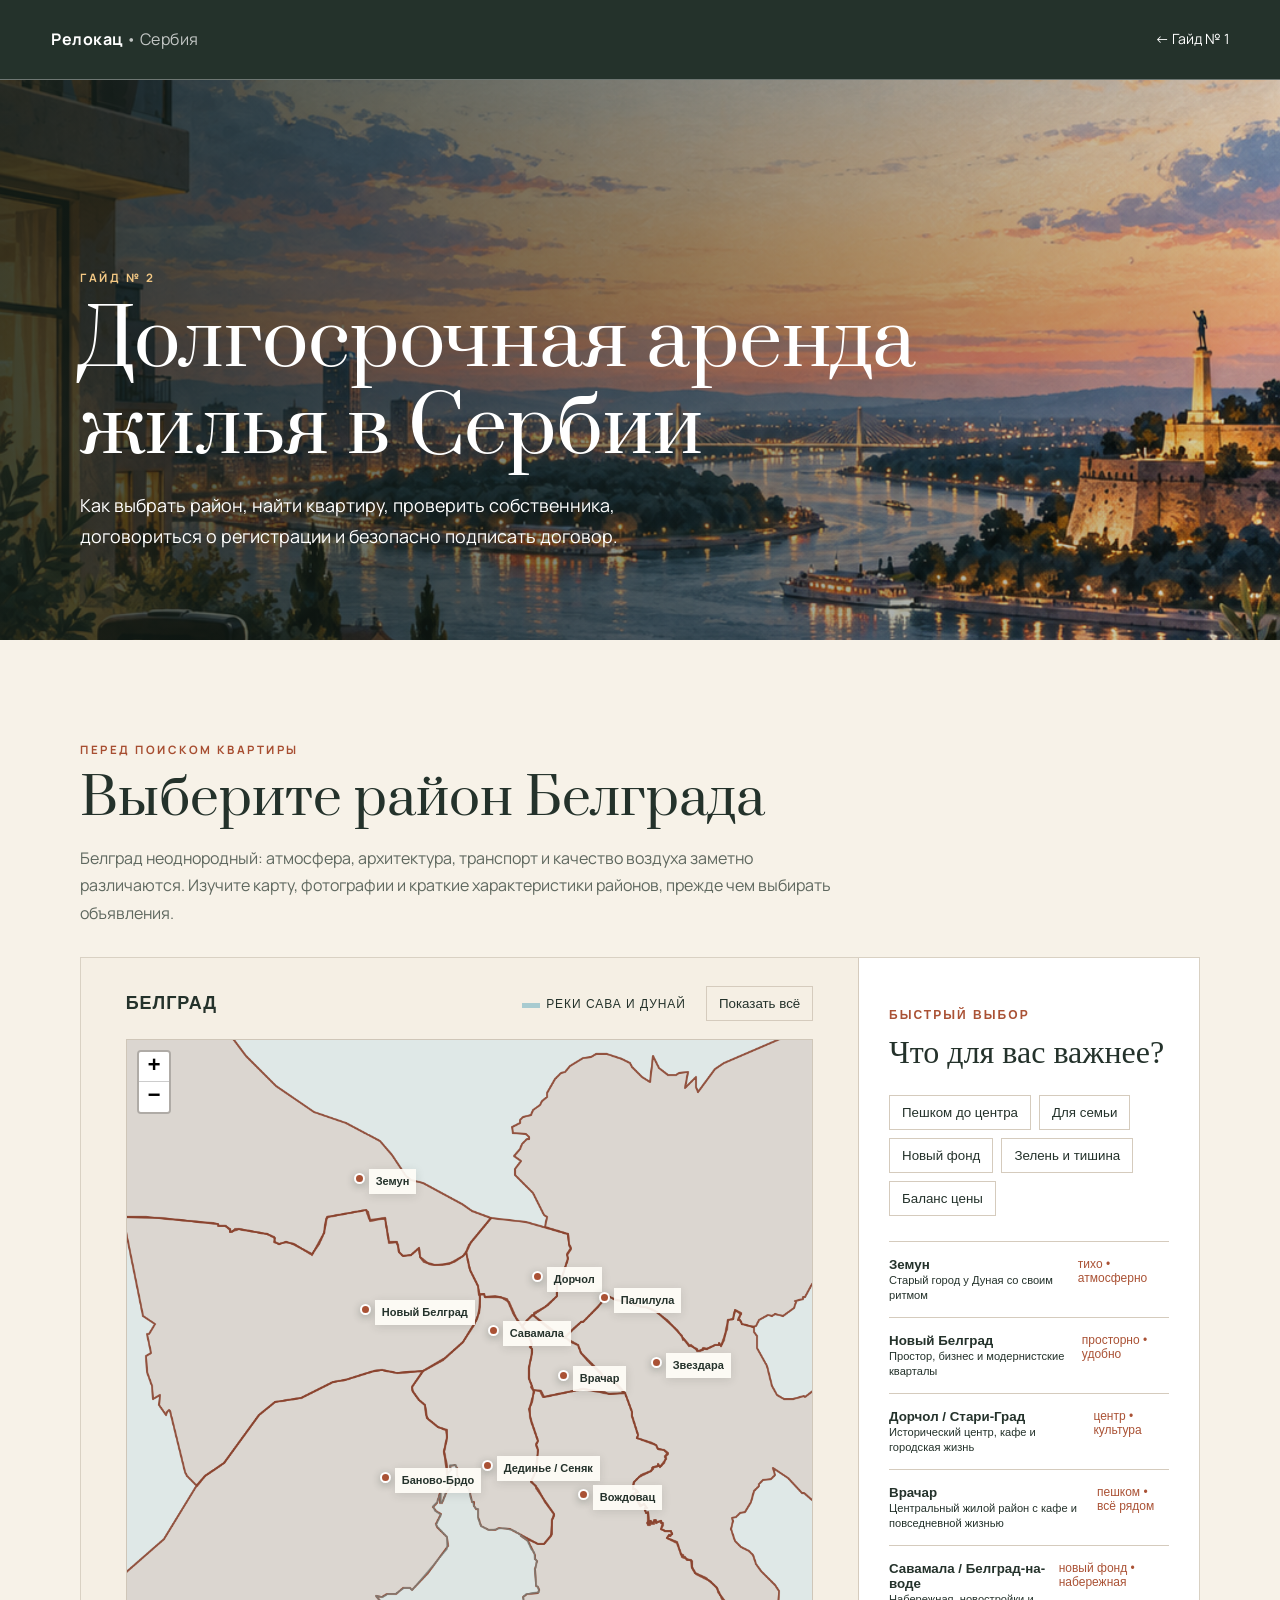
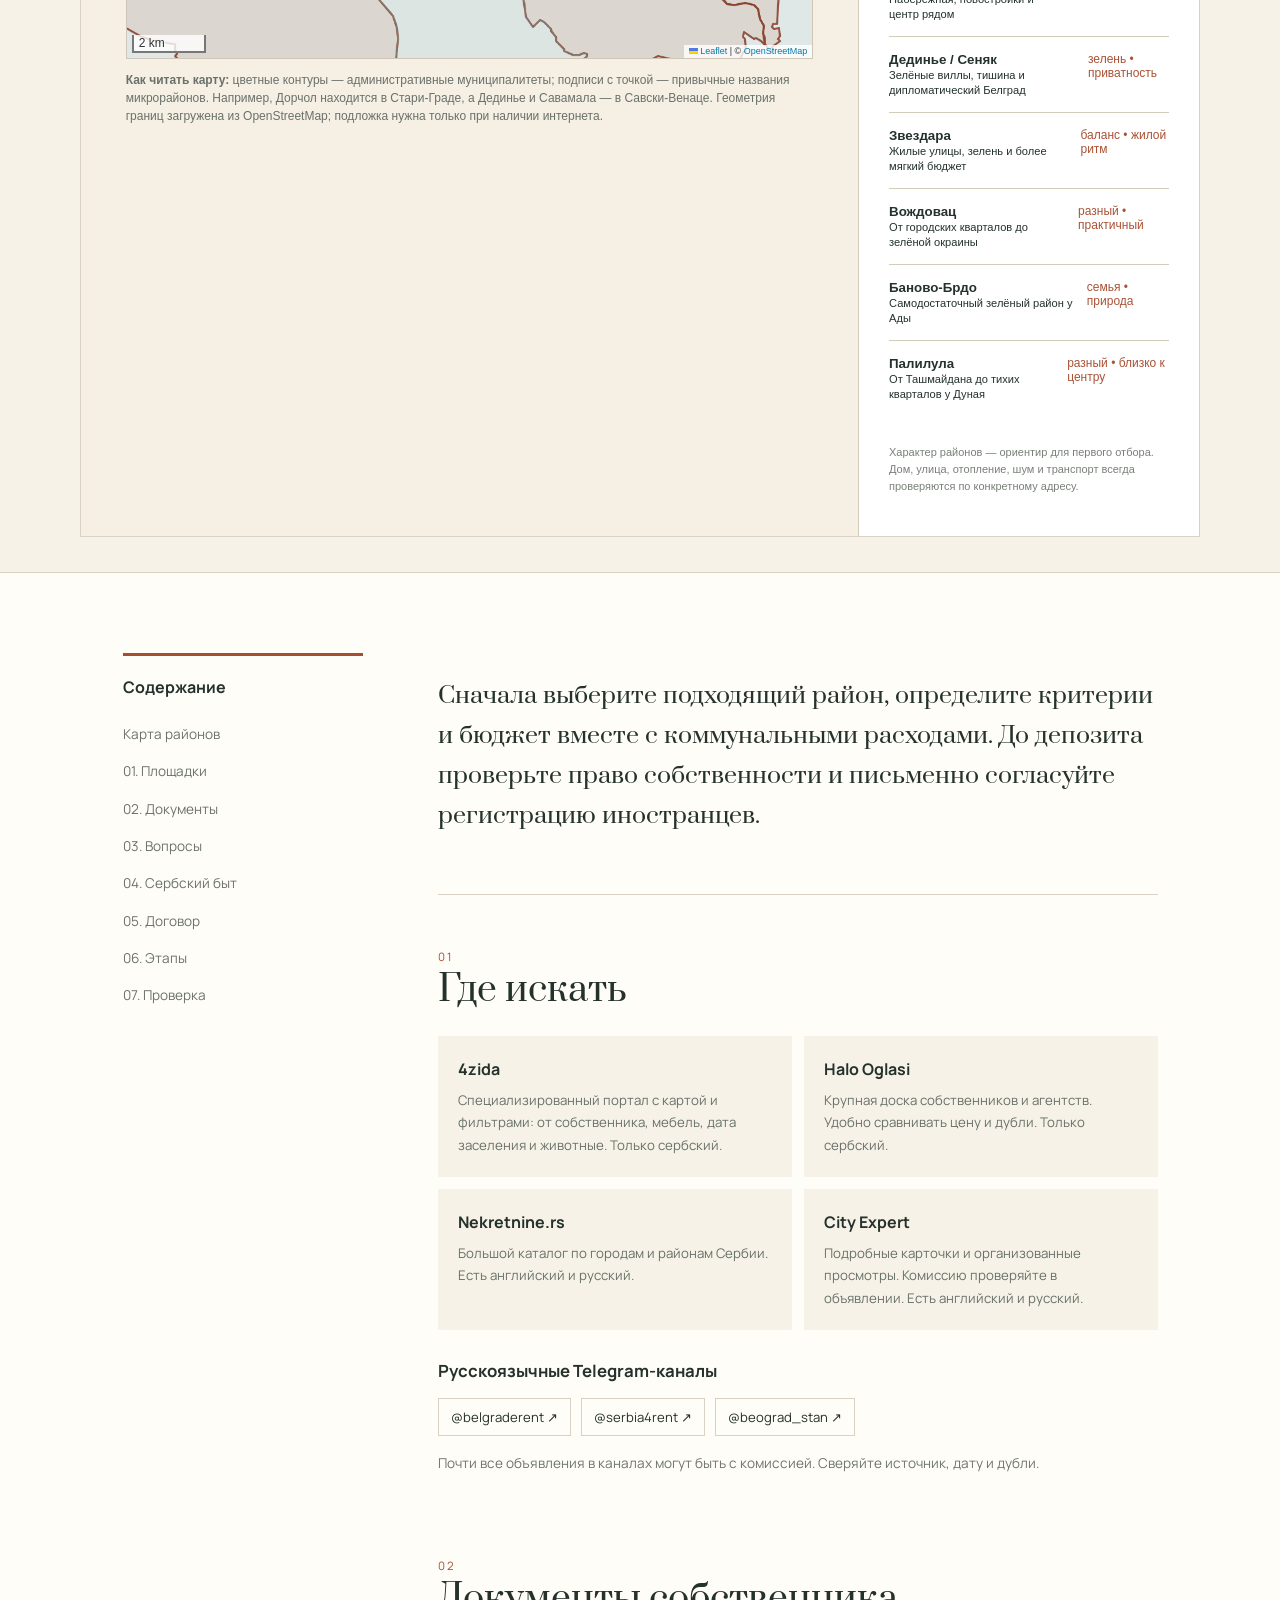
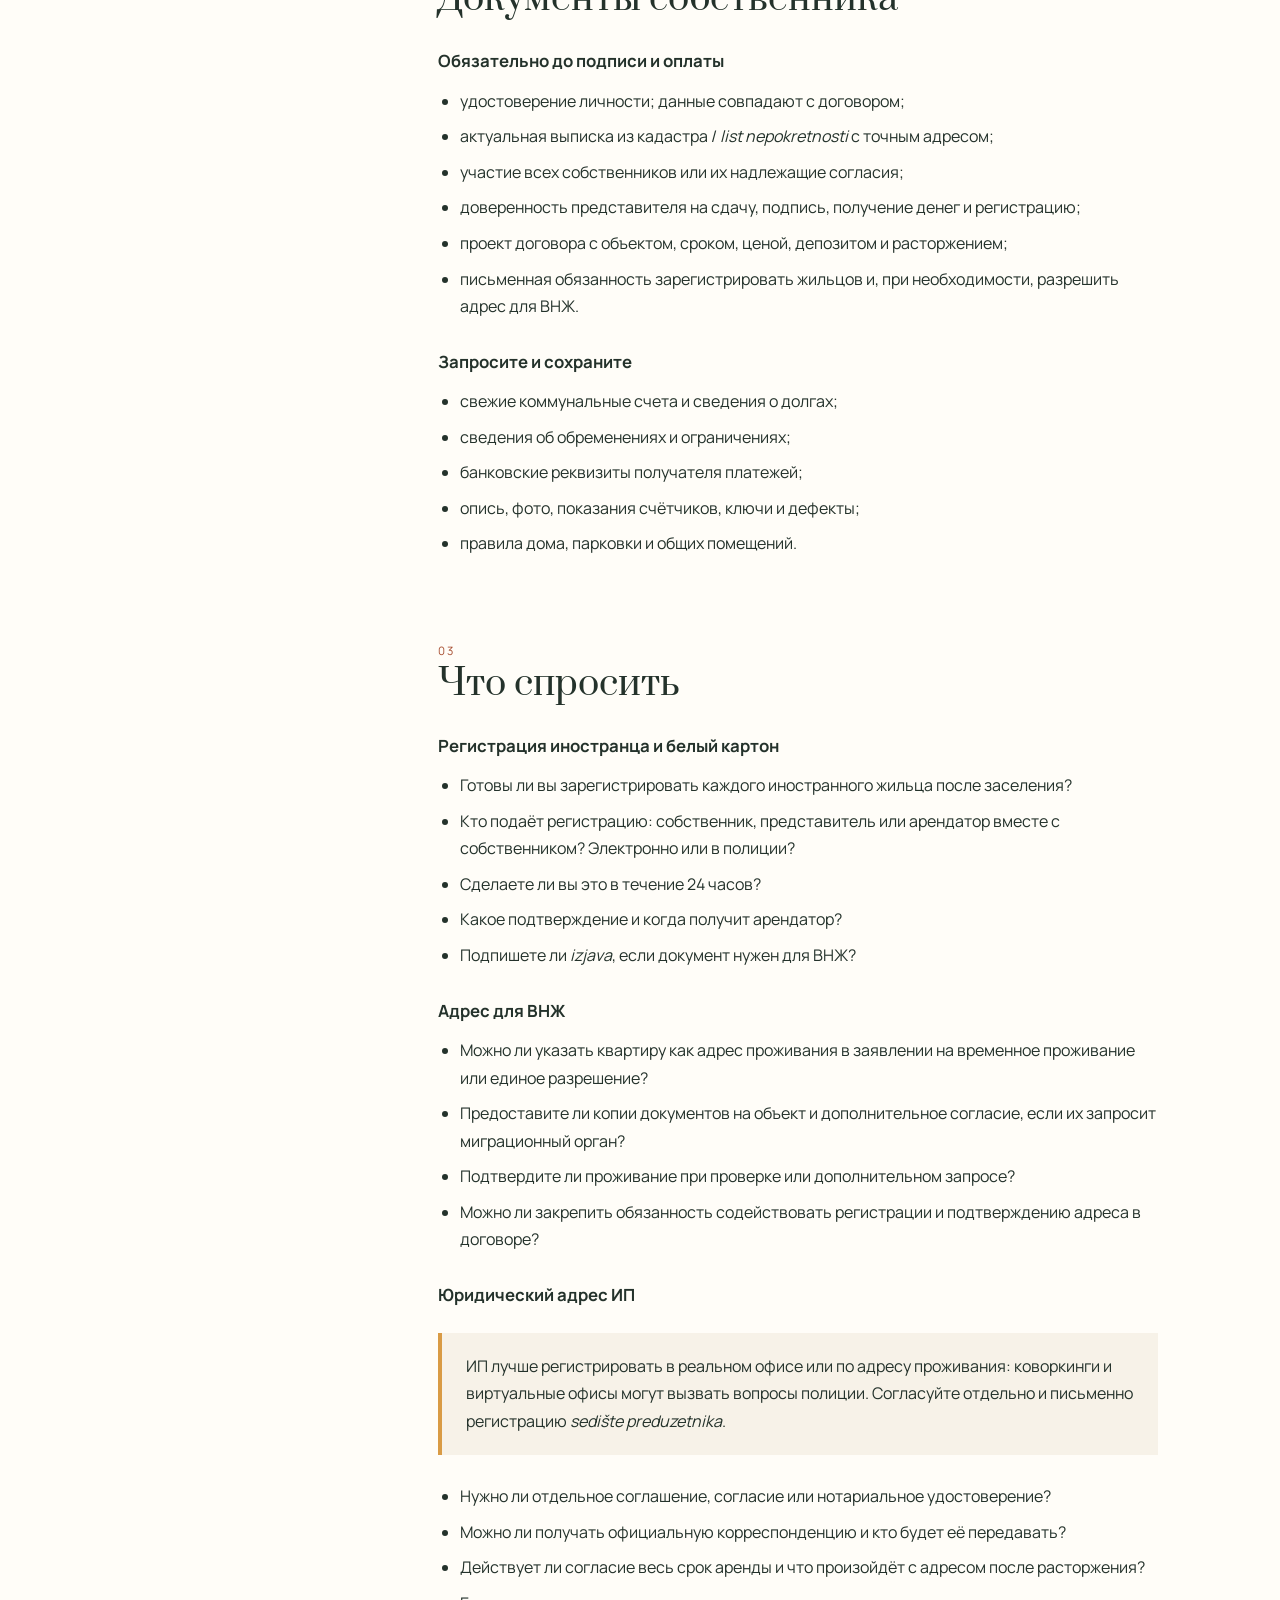
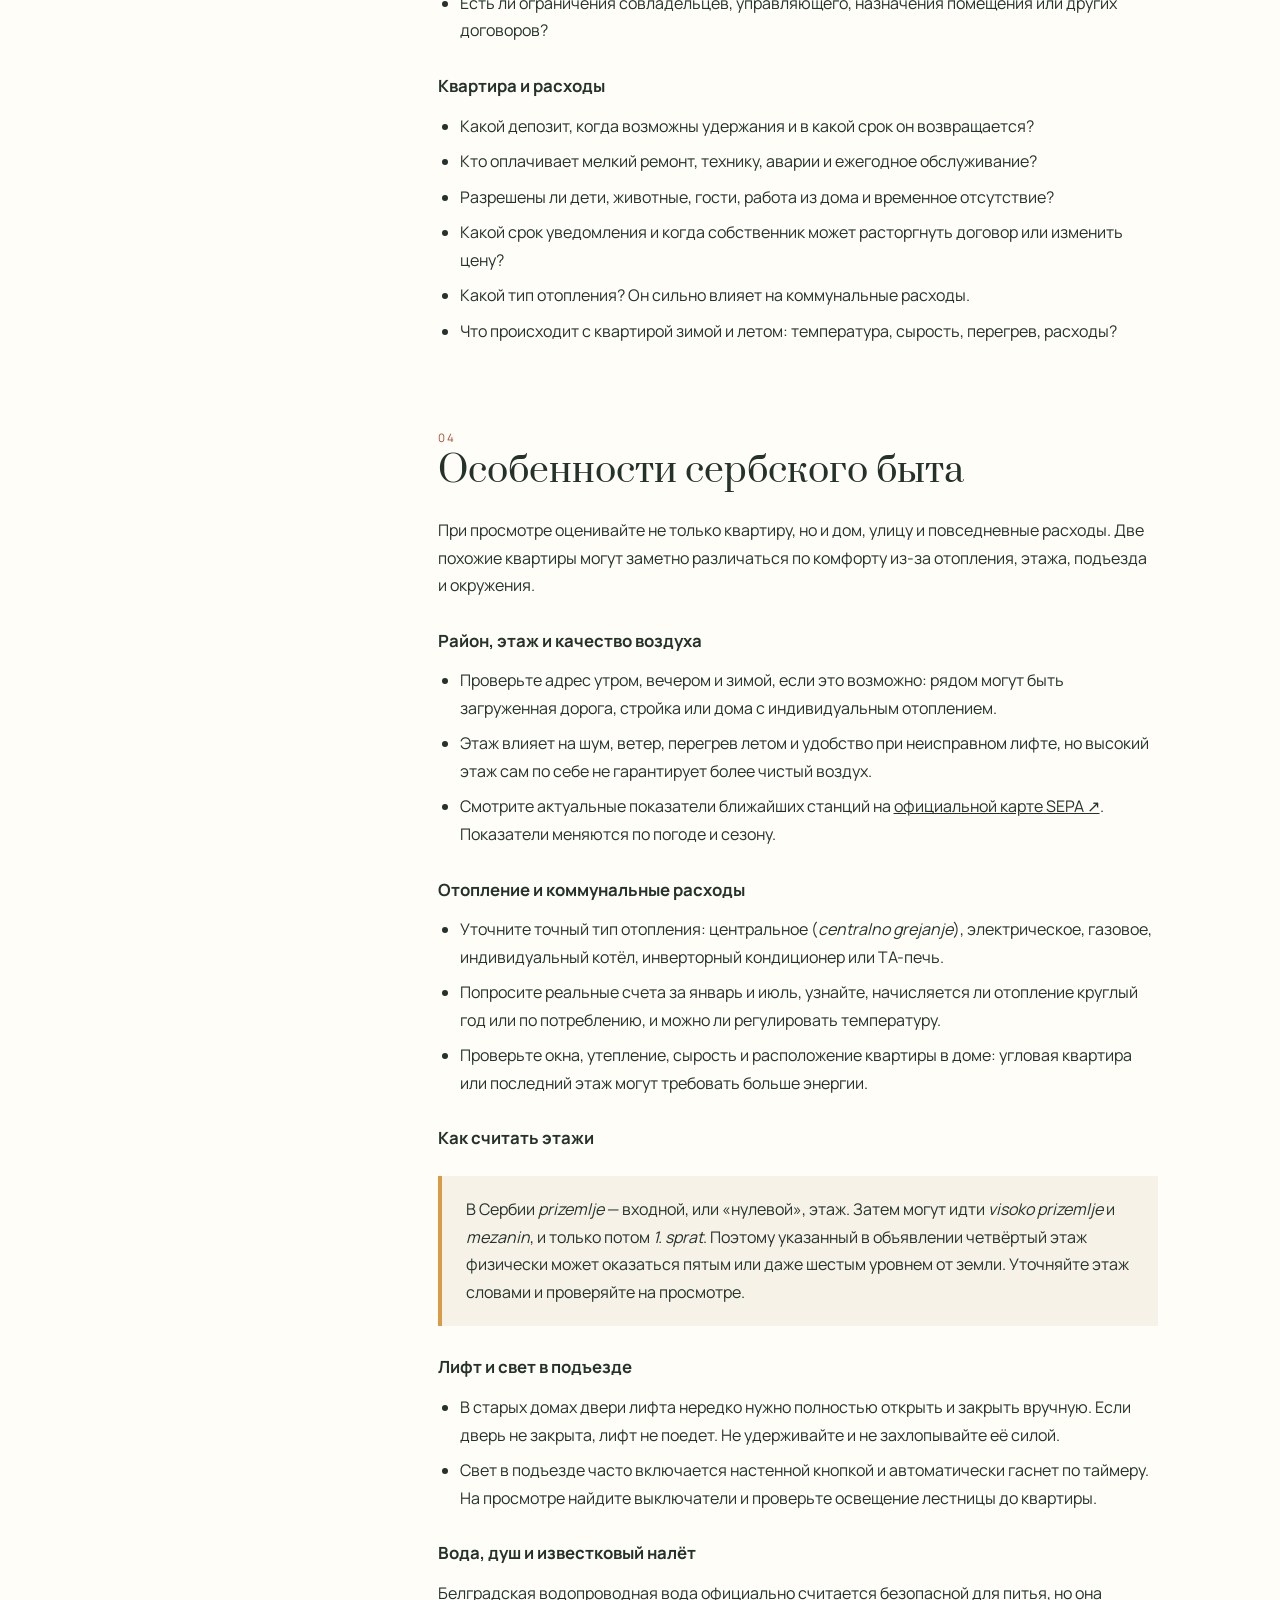
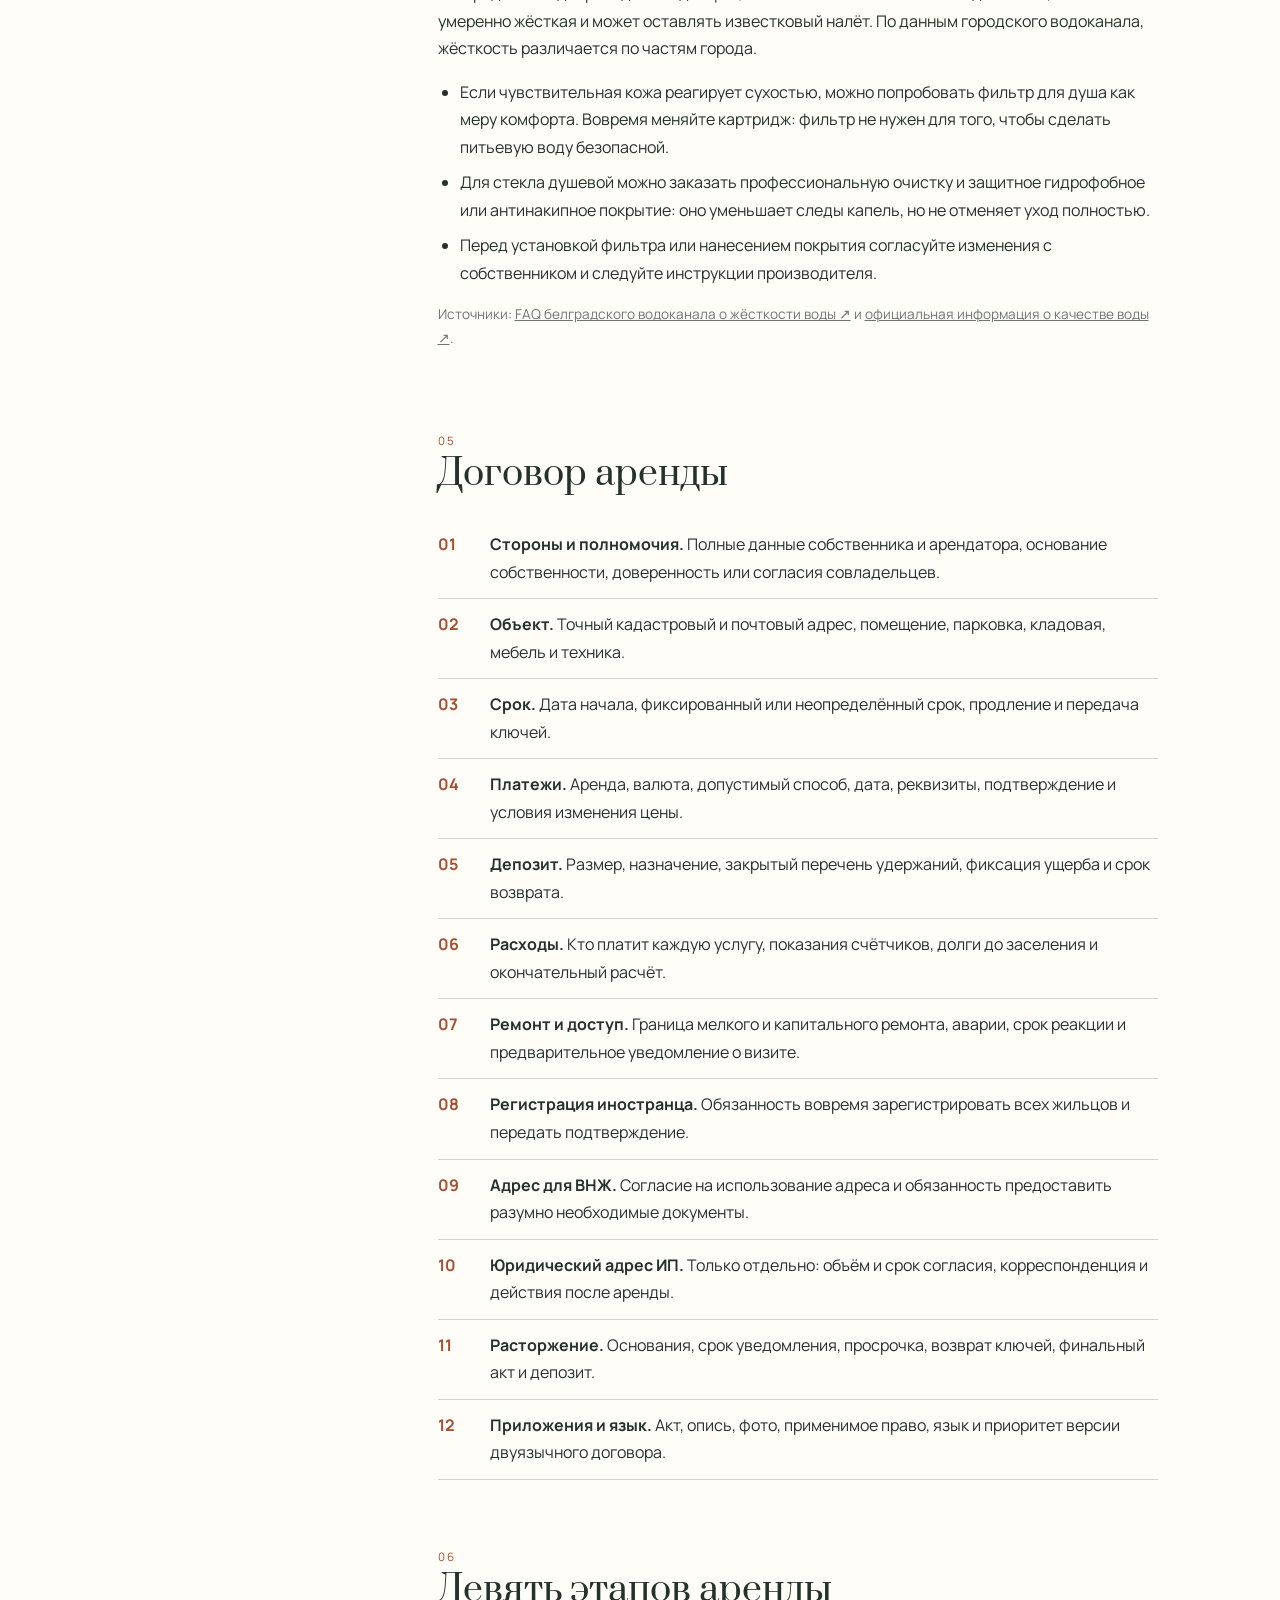
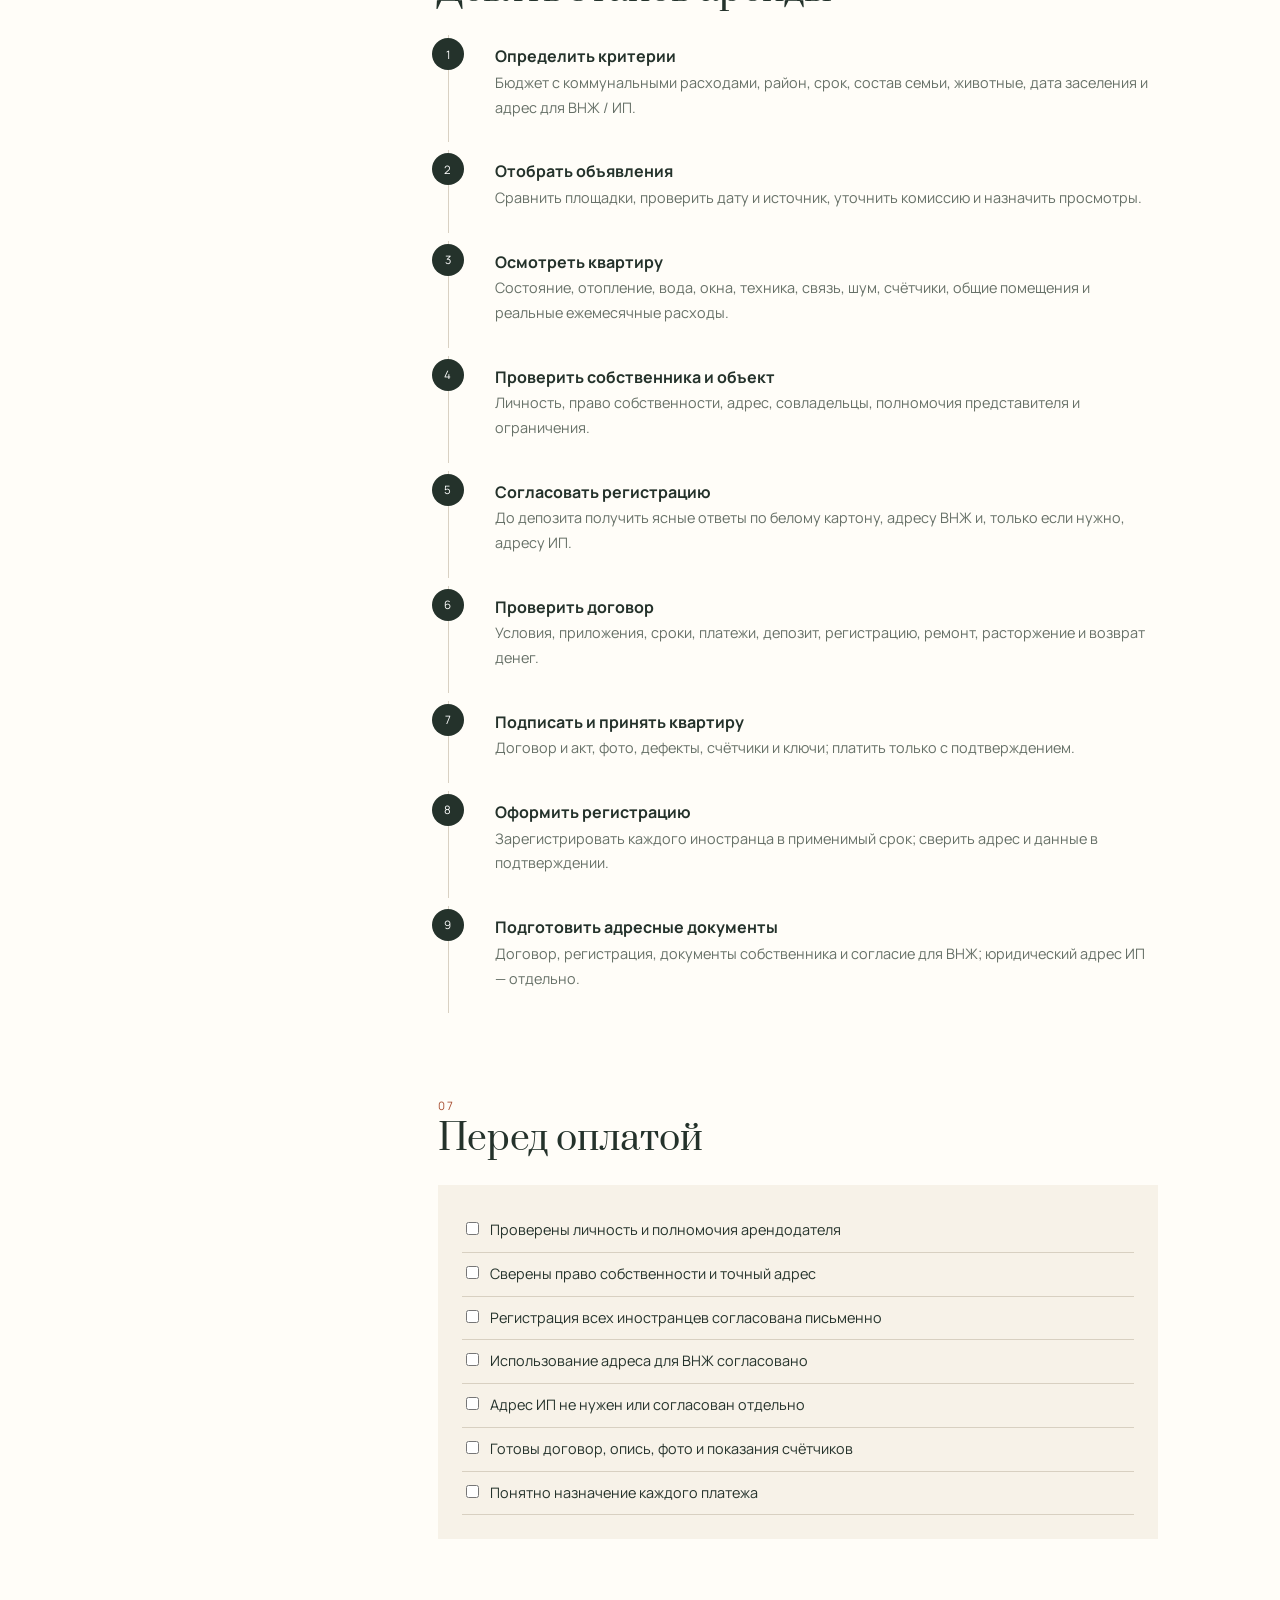
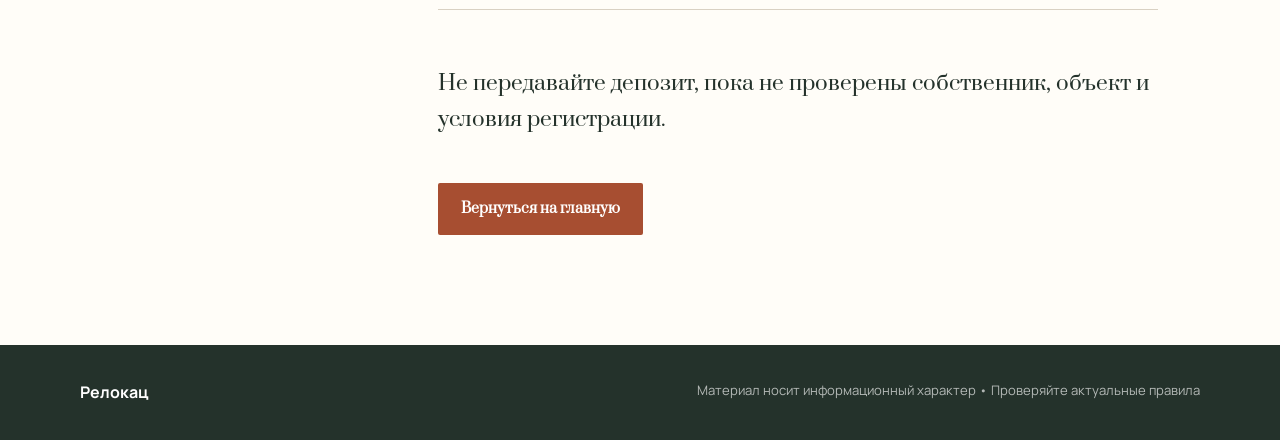
<file: guide-rent.html>
<!doctype html>
<html lang="ru">
<head>
<meta charset="utf-8">
<meta name="viewport" content="width=device-width,initial-scale=1">
<meta name="description" content="Гайд по долгосрочной аренде жилья в Сербии.">
<title>Долгосрочная аренда — Релокац</title>
<link rel="stylesheet" href="assets/styles.css">
<script defer src="assets/site.js">
</script>
</head>
<body>
<header class="topbar topbar--solid">
<a class="brand" href="index.html">Релокац <span>• Сербия</span>
</a>
<a class="toplink" href="guide-arrival.html">← Гайд № 1</a>
</header>
<main>
<section class="guide-hero guide-hero--rent">
<img src="assets/relocation-view.png" alt="Белград и чемоданы перед переездом">
<div class="guide-hero__shade">
</div>
<div class="guide-hero__content wrap">
<p class="eyebrow">Гайд № 2</p>
<h1>Долгосрочная аренда<br>жилья в Сербии</h1>
<p>Как выбрать район, найти квартиру, проверить собственника, договориться о регистрации и безопасно подписать договор.</p>
</div>
</section>
<section id="districts" class="district-map-section">
<div class="wrap">
<p class="eyebrow dark">Перед поиском квартиры</p>
<h2>Выберите район Белграда</h2>
<p>Белград неоднородный: атмосфера, архитектура, транспорт и качество воздуха заметно различаются. Изучите карту, фотографии и краткие характеристики районов, прежде чем выбирать объявления.</p>
<iframe class="district-map-frame" src="belgrade-map/index.html?v=20261101d" title="Интерактивная карта районов Белграда" loading="eager">
</iframe>
</div>
</section>
<div class="article-layout wrap">
<aside class="toc">
<b>Содержание</b>
<a href="#districts">Карта районов</a>
<a href="#platforms">01. Площадки</a>
<a href="#owner-docs">02. Документы</a>
<a href="#questions">03. Вопросы</a>
<a href="#serbian-life">04. Сербский быт</a>
<a href="#contract">05. Договор</a>
<a href="#steps">06. Этапы</a>
<a href="#final">07. Проверка</a>
</aside>
<article class="article">
<div class="article-intro">
<p>Сначала выберите подходящий район, определите критерии и бюджет вместе с коммунальными расходами. До депозита проверьте право собственности и письменно согласуйте регистрацию иностранцев.</p>
</div>
<section id="platforms">
<h2>
<span>01</span> Где искать</h2>
<div class="platforms">
<a href="https://www.4zida.rs/" target="_blank">
<b>4zida</b>
<span>Специализированный портал с картой и фильтрами: от собственника, мебель, дата заселения и животные. Только сербский.</span>
</a>
<a href="https://www.halooglasi.com/nekretnine" target="_blank">
<b>Halo Oglasi</b>
<span>Крупная доска собственников и агентств. Удобно сравнивать цену и дубли. Только сербский.</span>
</a>
<a href="https://www.nekretnine.rs/" target="_blank">
<b>Nekretnine.rs</b>
<span>Большой каталог по городам и районам Сербии. Есть английский и русский.</span>
</a>
<a href="https://cityexpert.rs/" target="_blank">
<b>City Expert</b>
<span>Подробные карточки и организованные просмотры. Комиссию проверяйте в объявлении. Есть английский и русский.</span>
</a>
</div>
<h3>Русскоязычные Telegram-каналы</h3>
<p class="links">
<a href="https://t.me/belgraderent">@belgraderent ↗</a>
<a href="https://t.me/serbia4rent">@serbia4rent ↗</a>
<a href="https://t.me/beograd_stan">@beograd_stan ↗</a>
</p>
<p class="muted">Почти все объявления в каналах могут быть с комиссией. Сверяйте источник, дату и дубли.</p>
</section>
<section id="owner-docs">
<h2>
<span>02</span> Документы собственника</h2>
<h3>Обязательно до подписи и оплаты</h3>
<ul>
<li>удостоверение личности; данные совпадают с договором;</li>
<li>актуальная выписка из кадастра / <i>list nepokretnosti</i> с точным адресом;</li>
<li>участие всех собственников или их надлежащие согласия;</li>
<li>доверенность представителя на сдачу, подпись, получение денег и регистрацию;</li>
<li>проект договора с объектом, сроком, ценой, депозитом и расторжением;</li>
<li>письменная обязанность зарегистрировать жильцов и, при необходимости, разрешить адрес для ВНЖ.</li>
</ul>
<h3>Запросите и сохраните</h3>
<ul>
<li>свежие коммунальные счета и сведения о долгах;</li>
<li>сведения об обременениях и ограничениях;</li>
<li>банковские реквизиты получателя платежей;</li>
<li>опись, фото, показания счётчиков, ключи и дефекты;</li>
<li>правила дома, парковки и общих помещений.</li>
</ul>
</section>
<section id="questions">
<h2>
<span>03</span> Что спросить</h2>
<h3>Регистрация иностранца и белый картон</h3>
<ul>
<li>Готовы ли вы зарегистрировать каждого иностранного жильца после заселения?</li>
<li>Кто подаёт регистрацию: собственник, представитель или арендатор вместе с собственником? Электронно или в полиции?</li>
<li>Сделаете ли вы это в течение 24 часов?</li>
<li>Какое подтверждение и когда получит арендатор?</li>
<li>Подпишете ли <i>izjava</i>, если документ нужен для ВНЖ?</li>
</ul>
<h3>Адрес для ВНЖ</h3>
<ul>
<li>Можно ли указать квартиру как адрес проживания в заявлении на временное проживание или единое разрешение?</li>
<li>Предоставите ли копии документов на объект и дополнительное согласие, если их запросит миграционный орган?</li>
<li>Подтвердите ли проживание при проверке или дополнительном запросе?</li>
<li>Можно ли закрепить обязанность содействовать регистрации и подтверждению адреса в договоре?</li>
</ul>
<h3>Юридический адрес ИП</h3>
<div class="callout">ИП лучше регистрировать в реальном офисе или по адресу проживания: коворкинги и виртуальные офисы могут вызвать вопросы полиции. Согласуйте отдельно и письменно регистрацию <i>sedište preduzetnika</i>.</div>
<ul>
<li>Нужно ли отдельное соглашение, согласие или нотариальное удостоверение?</li>
<li>Можно ли получать официальную корреспонденцию и кто будет её передавать?</li>
<li>Действует ли согласие весь срок аренды и что произойдёт с адресом после расторжения?</li>
<li>Есть ли ограничения совладельцев, управляющего, назначения помещения или других договоров?</li>
</ul>
<h3>Квартира и расходы</h3>
<ul>
<li>Какой депозит, когда возможны удержания и в какой срок он возвращается?</li>
<li>Кто оплачивает мелкий ремонт, технику, аварии и ежегодное обслуживание?</li>
<li>Разрешены ли дети, животные, гости, работа из дома и временное отсутствие?</li>
<li>Какой срок уведомления и когда собственник может расторгнуть договор или изменить цену?</li>
<li>Какой тип отопления? Он сильно влияет на коммунальные расходы.</li>
<li>Что происходит с квартирой зимой и летом: температура, сырость, перегрев, расходы?</li>
</ul>
</section>
<section id="serbian-life">
<h2><span>04</span> Особенности сербского быта</h2>
<p>При просмотре оценивайте не только квартиру, но и дом, улицу и повседневные расходы. Две похожие квартиры могут заметно различаться по комфорту из-за отопления, этажа, подъезда и окружения.</p>
<h3>Район, этаж и качество воздуха</h3>
<ul>
<li>Проверьте адрес утром, вечером и зимой, если это возможно: рядом могут быть загруженная дорога, стройка или дома с индивидуальным отоплением.</li>
<li>Этаж влияет на шум, ветер, перегрев летом и удобство при неисправном лифте, но высокий этаж сам по себе не гарантирует более чистый воздух.</li>
<li>Смотрите актуальные показатели ближайших станций на <a href="https://vazduh.sepa.gov.rs/?lng=ru&amp;view=mobile" target="_blank" rel="noopener">официальной карте SEPA ↗</a>. Показатели меняются по погоде и сезону.</li>
</ul>
<h3>Отопление и коммунальные расходы</h3>
<ul>
<li>Уточните точный тип отопления: центральное (<i>centralno grejanje</i>), электрическое, газовое, индивидуальный котёл, инверторный кондиционер или ТА-печь.</li>
<li>Попросите реальные счета за январь и июль, узнайте, начисляется ли отопление круглый год или по потреблению, и можно ли регулировать температуру.</li>
<li>Проверьте окна, утепление, сырость и расположение квартиры в доме: угловая квартира или последний этаж могут требовать больше энергии.</li>
</ul>
<h3>Как считать этажи</h3>
<div class="callout">В Сербии <i>prizemlje</i> — входной, или «нулевой», этаж. Затем могут идти <i>visoko prizemlje</i> и <i>mezanin</i>, и только потом <i>1. sprat</i>. Поэтому указанный в объявлении четвёртый этаж физически может оказаться пятым или даже шестым уровнем от земли. Уточняйте этаж словами и проверяйте на просмотре.</div>
<h3>Лифт и свет в подъезде</h3>
<ul>
<li>В старых домах двери лифта нередко нужно полностью открыть и закрыть вручную. Если дверь не закрыта, лифт не поедет. Не удерживайте и не захлопывайте её силой.</li>
<li>Свет в подъезде часто включается настенной кнопкой и автоматически гаснет по таймеру. На просмотре найдите выключатели и проверьте освещение лестницы до квартиры.</li>
</ul>
<h3>Вода, душ и известковый налёт</h3>
<p>Белградская водопроводная вода официально считается безопасной для питья, но она умеренно жёсткая и может оставлять известковый налёт. По данным городского водоканала, жёсткость различается по частям города.</p>
<ul>
<li>Если чувствительная кожа реагирует сухостью, можно попробовать фильтр для душа как меру комфорта. Вовремя меняйте картридж: фильтр не нужен для того, чтобы сделать питьевую воду безопасной.</li>
<li>Для стекла душевой можно заказать профессиональную очистку и защитное гидрофобное или антинакипное покрытие: оно уменьшает следы капель, но не отменяет уход полностью.</li>
<li>Перед установкой фильтра или нанесением покрытия согласуйте изменения с собственником и следуйте инструкции производителя.</li>
</ul>
<p class="muted">Источники: <a href="https://www.bvk.rs/pitanja/" target="_blank" rel="noopener">FAQ белградского водоканала о жёсткости воды ↗</a> и <a href="https://www.bvk.rs/beogradjani-piju-vodu-provereno-dobrog-kvaliteta/" target="_blank" rel="noopener">официальная информация о качестве воды ↗</a>.</p>
</section>
<section id="contract">
<h2>
<span>05</span> Договор аренды</h2>
<div class="number-list">
<p>
<b>01</b>
<span>
<strong>Стороны и полномочия.</strong> Полные данные собственника и арендатора, основание собственности, доверенность или согласия совладельцев.</span>
</p>
<p>
<b>02</b>
<span>
<strong>Объект.</strong> Точный кадастровый и почтовый адрес, помещение, парковка, кладовая, мебель и техника.</span>
</p>
<p>
<b>03</b>
<span>
<strong>Срок.</strong> Дата начала, фиксированный или неопределённый срок, продление и передача ключей.</span>
</p>
<p>
<b>04</b>
<span>
<strong>Платежи.</strong> Аренда, валюта, допустимый способ, дата, реквизиты, подтверждение и условия изменения цены.</span>
</p>
<p>
<b>05</b>
<span>
<strong>Депозит.</strong> Размер, назначение, закрытый перечень удержаний, фиксация ущерба и срок возврата.</span>
</p>
<p>
<b>06</b>
<span>
<strong>Расходы.</strong> Кто платит каждую услугу, показания счётчиков, долги до заселения и окончательный расчёт.</span>
</p>
<p>
<b>07</b>
<span>
<strong>Ремонт и доступ.</strong> Граница мелкого и капитального ремонта, аварии, срок реакции и предварительное уведомление о визите.</span>
</p>
<p>
<b>08</b>
<span>
<strong>Регистрация иностранца.</strong> Обязанность вовремя зарегистрировать всех жильцов и передать подтверждение.</span>
</p>
<p>
<b>09</b>
<span>
<strong>Адрес для ВНЖ.</strong> Согласие на использование адреса и обязанность предоставить разумно необходимые документы.</span>
</p>
<p>
<b>10</b>
<span>
<strong>Юридический адрес ИП.</strong> Только отдельно: объём и срок согласия, корреспонденция и действия после аренды.</span>
</p>
<p>
<b>11</b>
<span>
<strong>Расторжение.</strong> Основания, срок уведомления, просрочка, возврат ключей, финальный акт и депозит.</span>
</p>
<p>
<b>12</b>
<span>
<strong>Приложения и язык.</strong> Акт, опись, фото, применимое право, язык и приоритет версии двуязычного договора.</span>
</p>
</div>
</section>
<section id="steps">
<h2>
<span>06</span> Девять этапов аренды</h2>
<ol class="timeline">
<li>
<b>Определить критерии</b>
<span>Бюджет с коммунальными расходами, район, срок, состав семьи, животные, дата заселения и адрес для ВНЖ / ИП.</span>
</li>
<li>
<b>Отобрать объявления</b>
<span>Сравнить площадки, проверить дату и источник, уточнить комиссию и назначить просмотры.</span>
</li>
<li>
<b>Осмотреть квартиру</b>
<span>Состояние, отопление, вода, окна, техника, связь, шум, счётчики, общие помещения и реальные ежемесячные расходы.</span>
</li>
<li>
<b>Проверить собственника и объект</b>
<span>Личность, право собственности, адрес, совладельцы, полномочия представителя и ограничения.</span>
</li>
<li>
<b>Согласовать регистрацию</b>
<span>До депозита получить ясные ответы по белому картону, адресу ВНЖ и, только если нужно, адресу ИП.</span>
</li>
<li>
<b>Проверить договор</b>
<span>Условия, приложения, сроки, платежи, депозит, регистрацию, ремонт, расторжение и возврат денег.</span>
</li>
<li>
<b>Подписать и принять квартиру</b>
<span>Договор и акт, фото, дефекты, счётчики и ключи; платить только с подтверждением.</span>
</li>
<li>
<b>Оформить регистрацию</b>
<span>Зарегистрировать каждого иностранца в применимый срок; сверить адрес и данные в подтверждении.</span>
</li>
<li>
<b>Подготовить адресные документы</b>
<span>Договор, регистрация, документы собственника и согласие для ВНЖ; юридический адрес ИП — отдельно.</span>
</li>
</ol>
</section>
<section id="final">
<h2>
<span>07</span> Перед оплатой</h2>
<div class="check-columns one">
<div>
<label>
<input type="checkbox"> Проверены личность и полномочия арендодателя</label>
<label>
<input type="checkbox"> Сверены право собственности и точный адрес</label>
<label>
<input type="checkbox"> Регистрация всех иностранцев согласована письменно</label>
<label>
<input type="checkbox"> Использование адреса для ВНЖ согласовано</label>
<label>
<input type="checkbox"> Адрес ИП не нужен или согласован отдельно</label>
<label>
<input type="checkbox"> Готовы договор, опись, фото и показания счётчиков</label>
<label>
<input type="checkbox"> Понятно назначение каждого платежа</label>
</div>
</div>
</section>
<div class="article-end">
<p>Не передавайте депозит, пока не проверены собственник, объект и условия регистрации.</p>
<a class="button" href="index.html">Вернуться на главную</a>
</div>
</article>
</div>
</main>
<footer>
<div class="wrap">
<b>Релокац</b>
<span>Материал носит информационный характер • Проверяйте актуальные правила</span>
</div>
</footer>
</body>
</html>
</file>
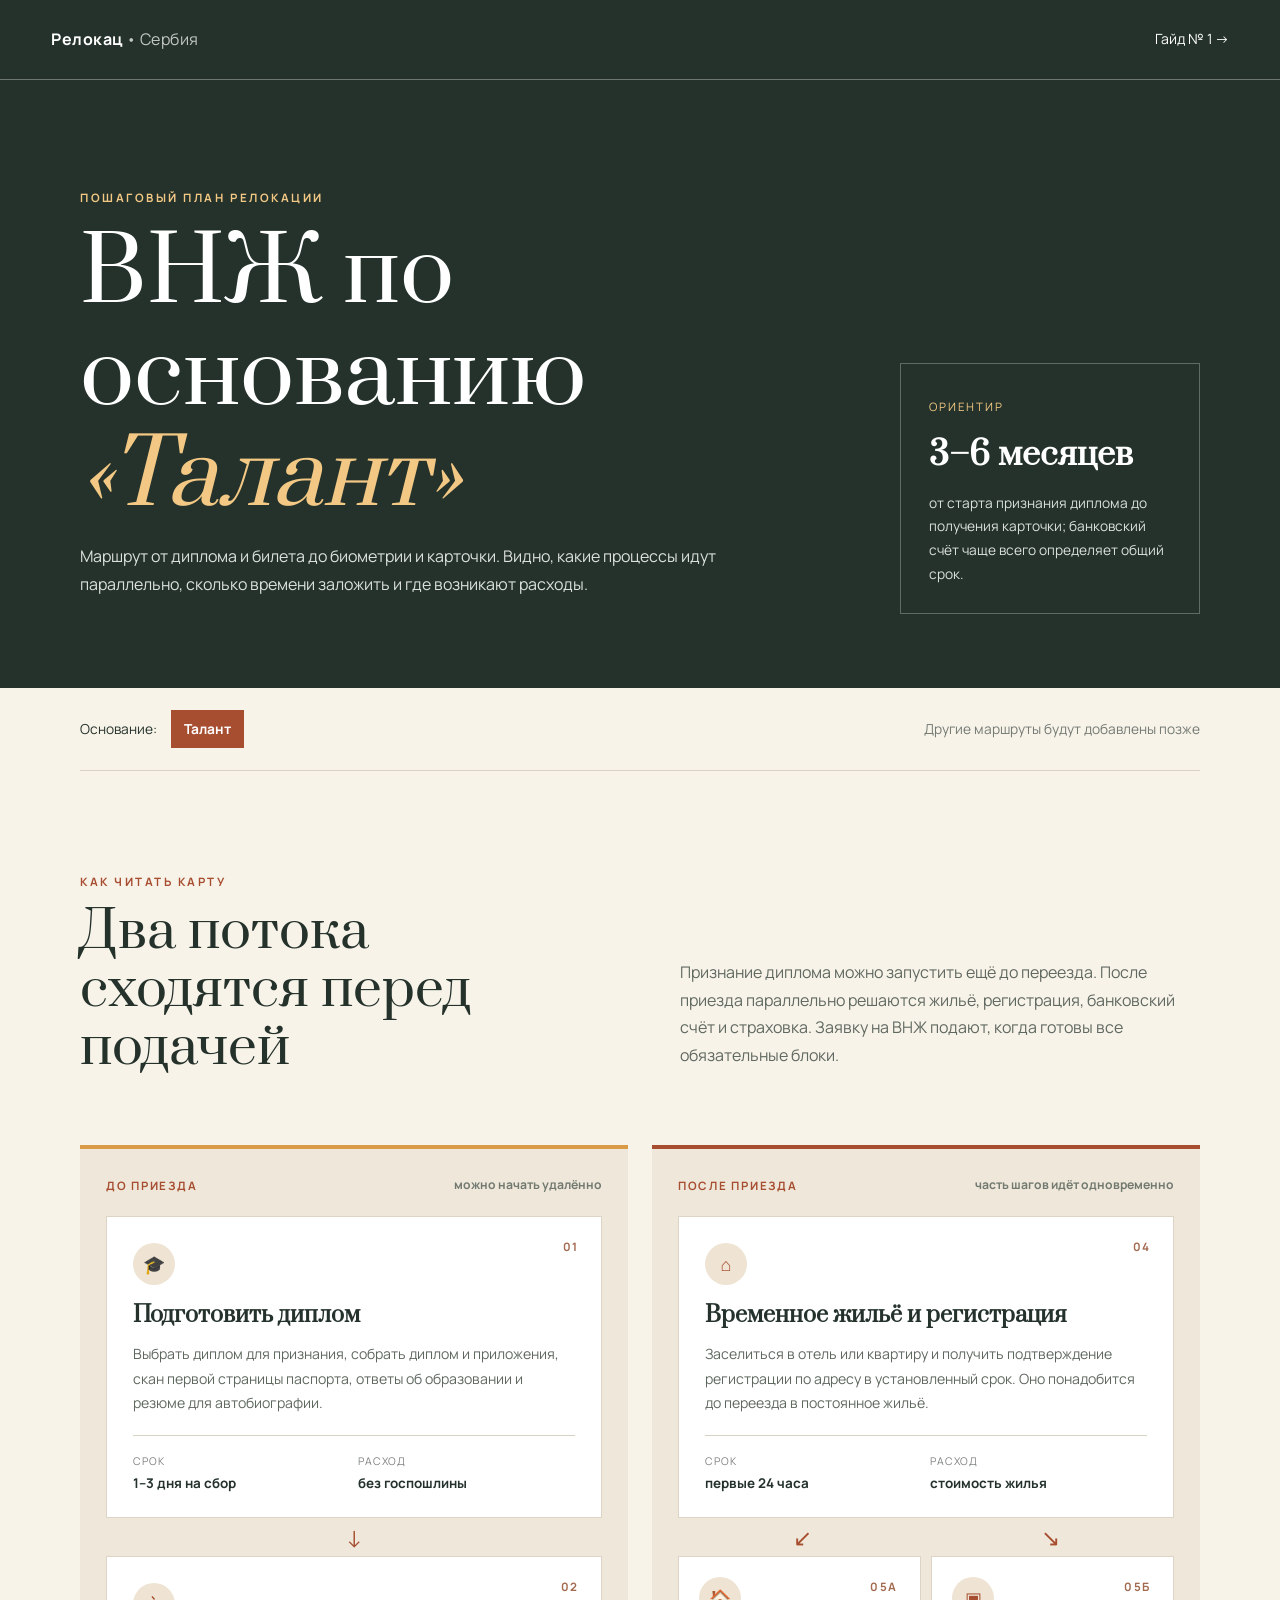
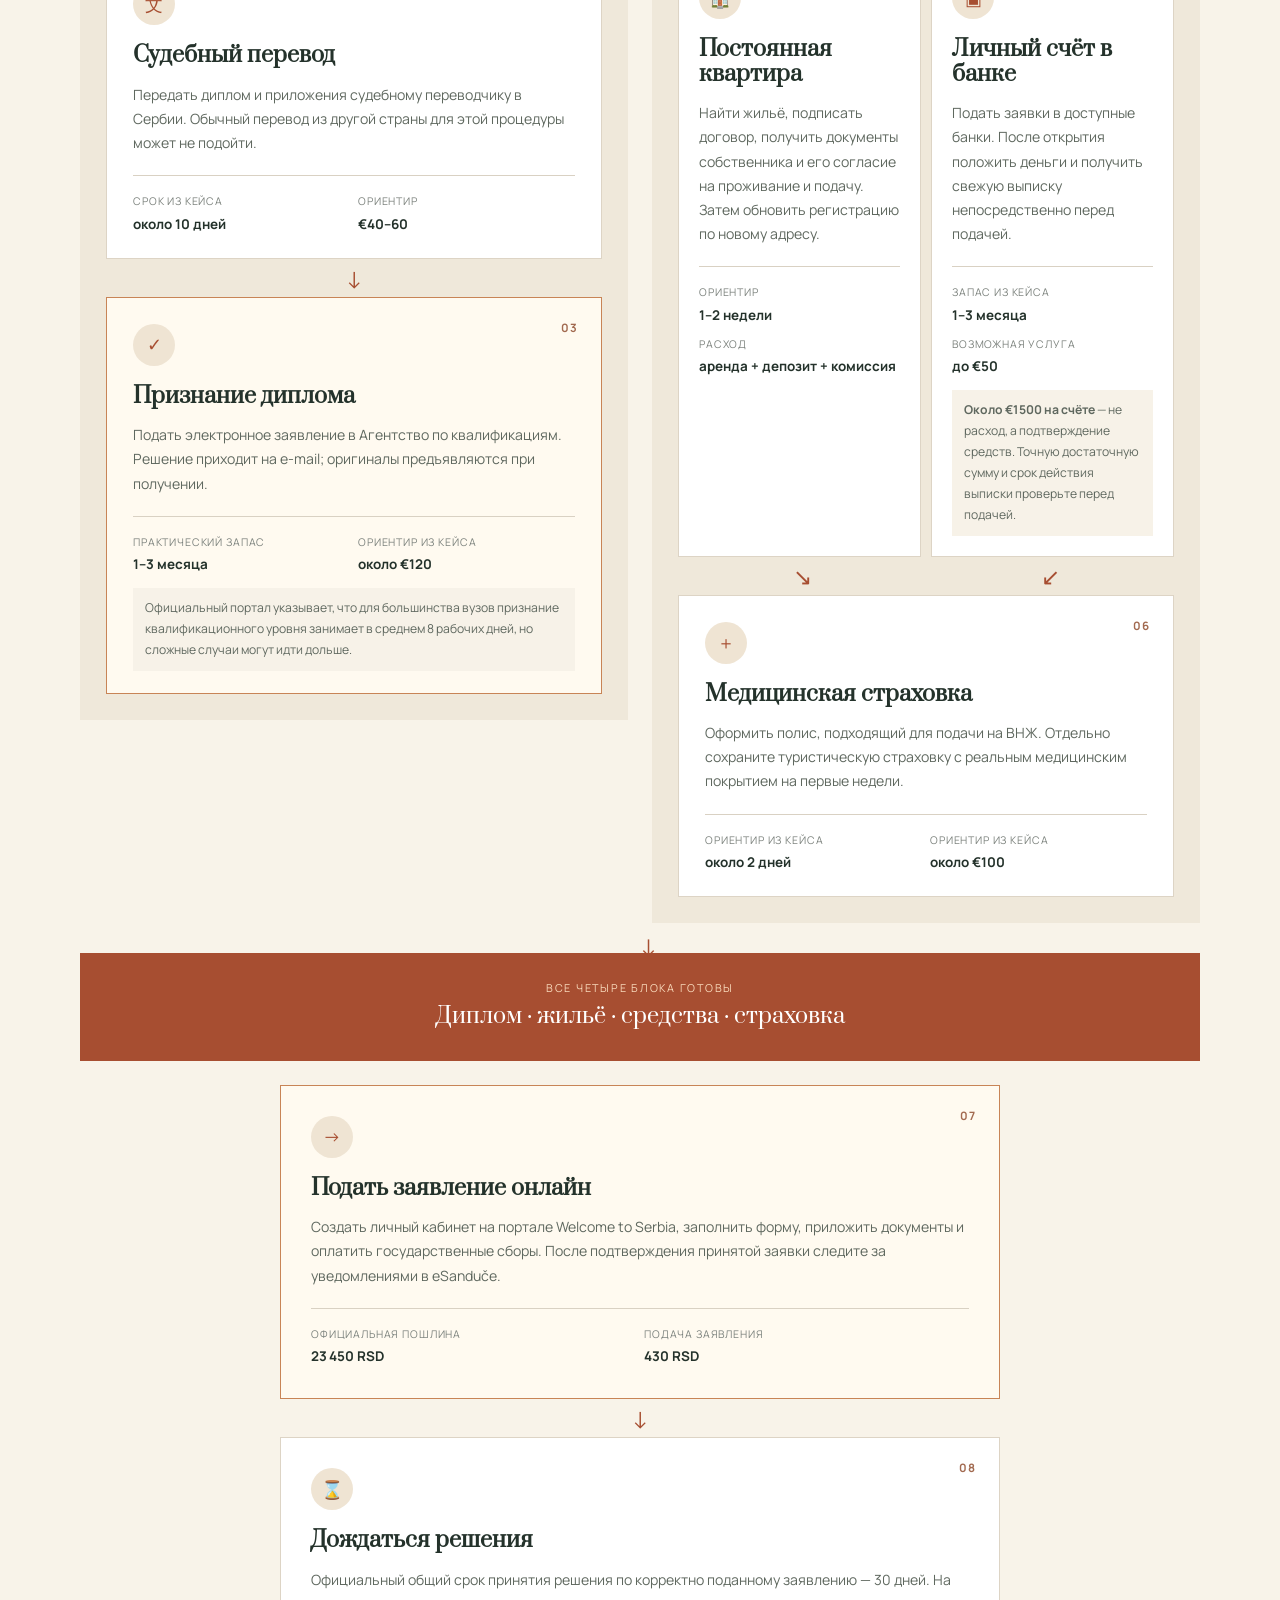
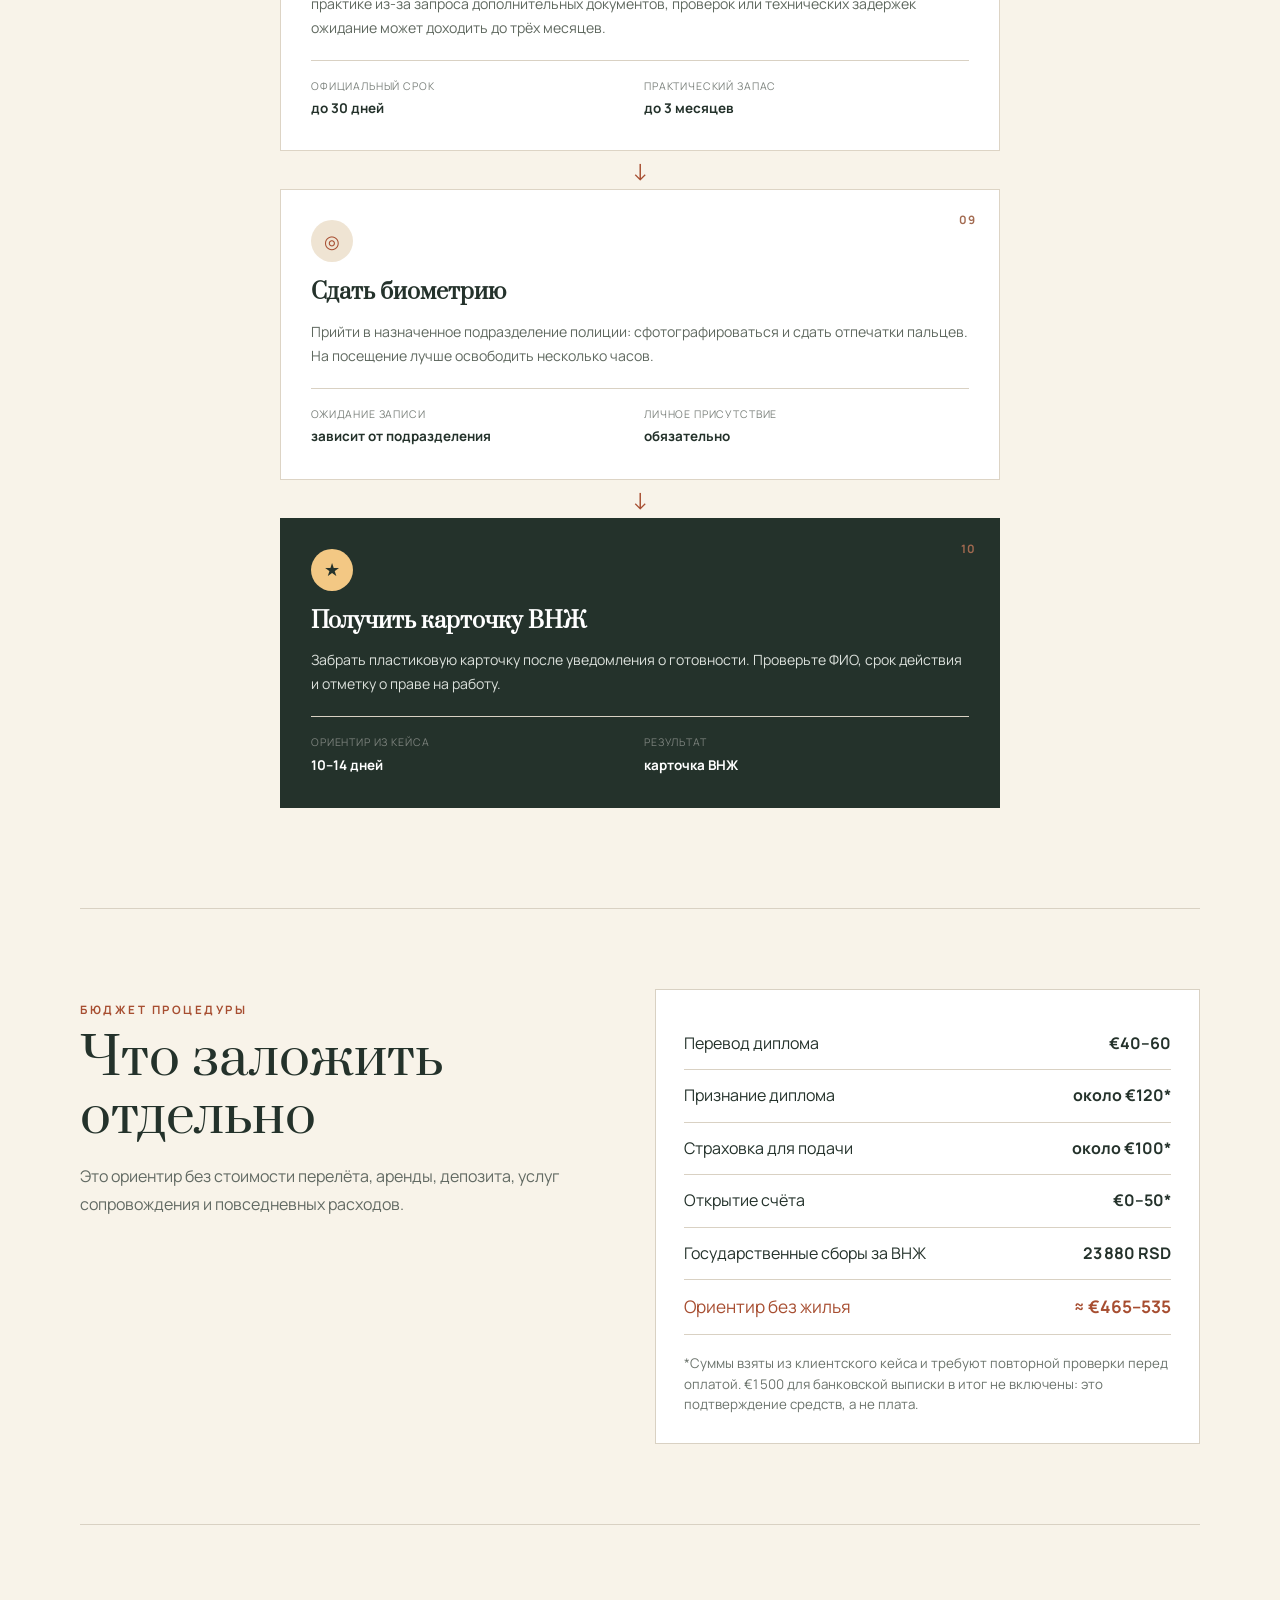
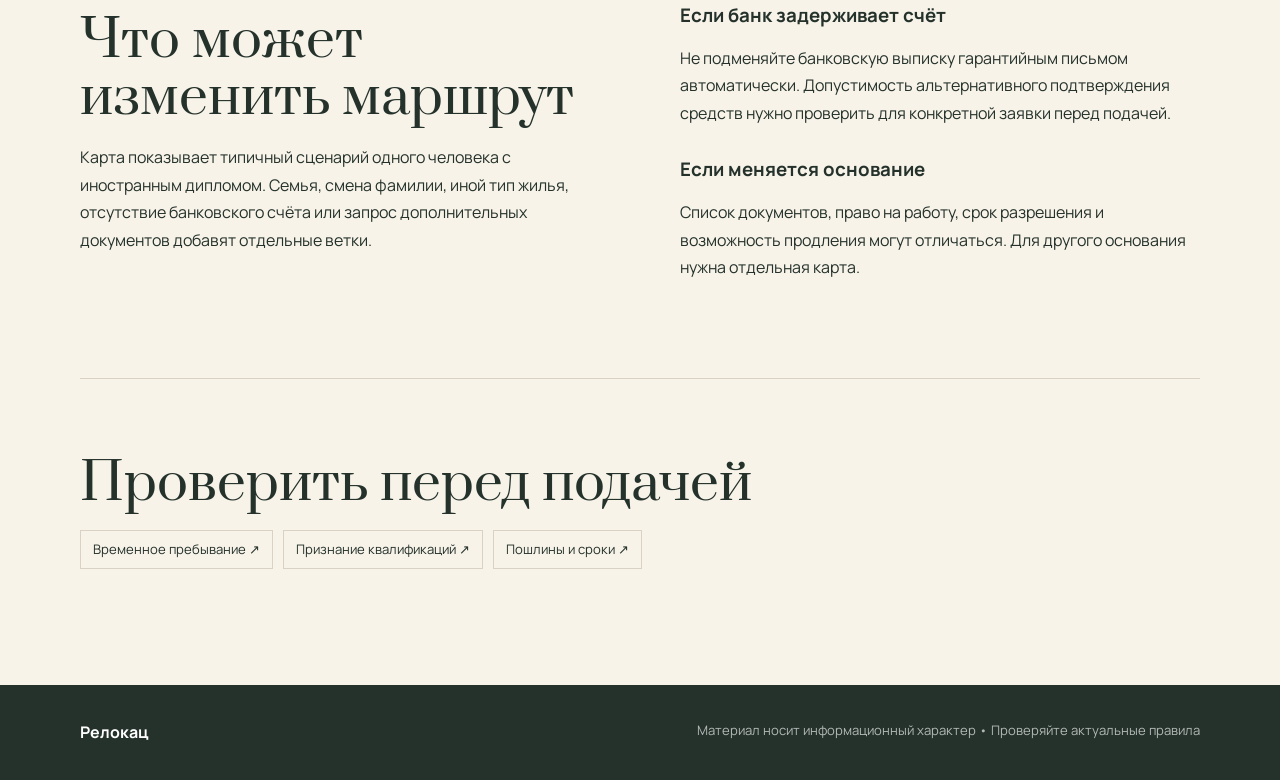
<file: relocation-plan-talent.html>
<!doctype html>
<html lang="ru">
<head>
  <meta charset="utf-8">
  <meta name="viewport" content="width=device-width,initial-scale=1">
  <meta name="description" content="Пошаговый план релокации в Сербию и оформления ВНЖ по основанию Талант.">
  <title>План релокации по таланту — Релокац</title>
  <link rel="stylesheet" href="assets/styles.css">
  <script defer src="assets/site.js"></script>
</head>
<body class="route-page">
  <header class="topbar topbar--solid"><a class="brand" href="index.html">Релокац <span>• Сербия</span></a><a class="toplink" href="guide-arrival.html">Гайд № 1 →</a></header>
  <main>
    <section class="route-hero">
      <div class="wrap route-hero__grid">
        <div><p class="eyebrow">Пошаговый план релокации</p><h1>ВНЖ по основанию<br><em>«Талант»</em></h1><p>Маршрут от диплома и билета до биометрии и карточки. Видно, какие процессы идут параллельно, сколько времени заложить и где возникают расходы.</p></div>
        <div class="route-summary" aria-label="Краткое резюме маршрута"><span>Ориентир</span><b>3–6 месяцев</b><p>от старта признания диплома до получения карточки; банковский счёт чаще всего определяет общий срок.</p></div>
      </div>
    </section>

    <nav class="basis-nav wrap" aria-label="Основание ВНЖ"><span>Основание:</span><b>Талант</b><span class="basis-nav__future">Другие маршруты будут добавлены позже</span></nav>

    <section class="route-intro wrap">
      <div><p class="eyebrow dark">Как читать карту</p><h2>Два потока сходятся перед подачей</h2></div>
      <p>Признание диплома можно запустить ещё до переезда. После приезда параллельно решаются жильё, регистрация, банковский счёт и страховка. Заявку на ВНЖ подают, когда готовы все обязательные блоки.</p>
    </section>

    <section class="route-map wrap" aria-label="Карта шагов релокации">
      <div class="route-lane route-lane--before">
        <div class="route-lane__title"><span>До приезда</span><b>можно начать удалённо</b></div>
        <article class="route-step">
          <div class="route-icon" aria-hidden="true">🎓</div><div class="route-step__num">01</div>
          <h3>Подготовить диплом</h3><p>Выбрать диплом для признания, собрать диплом и приложения, скан первой страницы паспорта, ответы об образовании и резюме для автобиографии.</p>
          <dl><div><dt>Срок</dt><dd>1–3 дня на сбор</dd></div><div><dt>Расход</dt><dd>без госпошлины</dd></div></dl>
        </article>
        <div class="route-arrow" aria-hidden="true">↓</div>
        <article class="route-step">
          <div class="route-icon" aria-hidden="true">文</div><div class="route-step__num">02</div>
          <h3>Судебный перевод</h3><p>Передать диплом и приложения судебному переводчику в Сербии. Обычный перевод из другой страны для этой процедуры может не подойти.</p>
          <dl><div><dt>Срок из кейса</dt><dd>около 10 дней</dd></div><div><dt>Ориентир</dt><dd>€40–60</dd></div></dl>
        </article>
        <div class="route-arrow" aria-hidden="true">↓</div>
        <article class="route-step route-step--accent">
          <div class="route-icon" aria-hidden="true">✓</div><div class="route-step__num">03</div>
          <h3>Признание диплома</h3><p>Подать электронное заявление в Агентство по квалификациям. Решение приходит на e-mail; оригиналы предъявляются при получении.</p>
          <dl><div><dt>Практический запас</dt><dd>1–3 месяца</dd></div><div><dt>Ориентир из кейса</dt><dd>около €120</dd></div></dl>
          <p class="route-note">Официальный портал указывает, что для большинства вузов признание квалификационного уровня занимает в среднем 8 рабочих дней, но сложные случаи могут идти дольше.</p>
        </article>
      </div>

      <div class="route-lane route-lane--arrival">
        <div class="route-lane__title"><span>После приезда</span><b>часть шагов идёт одновременно</b></div>
        <article class="route-step">
          <div class="route-icon" aria-hidden="true">⌂</div><div class="route-step__num">04</div>
          <h3>Временное жильё и регистрация</h3><p>Заселиться в отель или квартиру и получить подтверждение регистрации по адресу в установленный срок. Оно понадобится до переезда в постоянное жильё.</p>
          <dl><div><dt>Срок</dt><dd>первые 24 часа</dd></div><div><dt>Расход</dt><dd>стоимость жилья</dd></div></dl>
        </article>
        <div class="route-split" aria-hidden="true"><span>↙</span><span>↘</span></div>
        <div class="route-parallel">
          <article class="route-step">
            <div class="route-icon" aria-hidden="true">🏠</div><div class="route-step__num">05А</div>
            <h3>Постоянная квартира</h3><p>Найти жильё, подписать договор, получить документы собственника и его согласие на проживание и подачу. Затем обновить регистрацию по новому адресу.</p>
            <dl><div><dt>Ориентир</dt><dd>1–2 недели</dd></div><div><dt>Расход</dt><dd>аренда + депозит + комиссия</dd></div></dl>
          </article>
          <article class="route-step">
            <div class="route-icon" aria-hidden="true">▣</div><div class="route-step__num">05Б</div>
            <h3>Личный счёт в банке</h3><p>Подать заявки в доступные банки. После открытия положить деньги и получить свежую выписку непосредственно перед подачей.</p>
            <dl><div><dt>Запас из кейса</dt><dd>1–3 месяца</dd></div><div><dt>Возможная услуга</dt><dd>до €50</dd></div></dl>
            <p class="route-note"><b>Около €1 500 на счёте</b> — не расход, а подтверждение средств. Точную достаточную сумму и срок действия выписки проверьте перед подачей.</p>
          </article>
        </div>
        <div class="route-merge" aria-hidden="true"><span>↘</span><span>↙</span></div>
        <article class="route-step">
          <div class="route-icon" aria-hidden="true">＋</div><div class="route-step__num">06</div>
          <h3>Медицинская страховка</h3><p>Оформить полис, подходящий для подачи на ВНЖ. Отдельно сохраните туристическую страховку с реальным медицинским покрытием на первые недели.</p>
          <dl><div><dt>Ориентир из кейса</dt><dd>около 2 дней</dd></div><div><dt>Ориентир из кейса</dt><dd>около €100</dd></div></dl>
        </article>
      </div>

      <div class="route-gate">
        <span>Все четыре блока готовы</span><b>Диплом · жильё · средства · страховка</b>
      </div>

      <div class="route-finish">
        <article class="route-step route-step--wide route-step--accent">
          <div class="route-icon" aria-hidden="true">→</div><div class="route-step__num">07</div>
          <h3>Подать заявление онлайн</h3><p>Создать личный кабинет на портале Welcome to Serbia, заполнить форму, приложить документы и оплатить государственные сборы. После подтверждения принятой заявки следите за уведомлениями в eSanduče.</p>
          <dl><div><dt>Официальная пошлина</dt><dd>23 450 RSD</dd></div><div><dt>Подача заявления</dt><dd>430 RSD</dd></div></dl>
        </article>
        <div class="route-arrow" aria-hidden="true">↓</div>
        <article class="route-step route-step--wide">
          <div class="route-icon" aria-hidden="true">⌛</div><div class="route-step__num">08</div>
          <h3>Дождаться решения</h3><p>Официальный общий срок принятия решения по корректно поданному заявлению — 30 дней. На практике из-за запроса дополнительных документов, проверок или технических задержек ожидание может доходить до трёх месяцев.</p>
          <dl><div><dt>Официальный срок</dt><dd>до 30 дней</dd></div><div><dt>Практический запас</dt><dd>до 3 месяцев</dd></div></dl>
        </article>
        <div class="route-arrow" aria-hidden="true">↓</div>
        <article class="route-step route-step--wide">
          <div class="route-icon" aria-hidden="true">◎</div><div class="route-step__num">09</div>
          <h3>Сдать биометрию</h3><p>Прийти в назначенное подразделение полиции: сфотографироваться и сдать отпечатки пальцев. На посещение лучше освободить несколько часов.</p>
          <dl><div><dt>Ожидание записи</dt><dd>зависит от подразделения</dd></div><div><dt>Личное присутствие</dt><dd>обязательно</dd></div></dl>
        </article>
        <div class="route-arrow" aria-hidden="true">↓</div>
        <article class="route-step route-step--wide route-step--success">
          <div class="route-icon" aria-hidden="true">★</div><div class="route-step__num">10</div>
          <h3>Получить карточку ВНЖ</h3><p>Забрать пластиковую карточку после уведомления о готовности. Проверьте ФИО, срок действия и отметку о праве на работу.</p>
          <dl><div><dt>Ориентир из кейса</dt><dd>10–14 дней</dd></div><div><dt>Результат</dt><dd>карточка ВНЖ</dd></div></dl>
        </article>
      </div>
    </section>

    <section class="cost-plan wrap">
      <div><p class="eyebrow dark">Бюджет процедуры</p><h2>Что заложить отдельно</h2><p>Это ориентир без стоимости перелёта, аренды, депозита, услуг сопровождения и повседневных расходов.</p></div>
      <div class="cost-list">
        <p><span>Перевод диплома</span><b>€40–60</b></p><p><span>Признание диплома</span><b>около €120*</b></p><p><span>Страховка для подачи</span><b>около €100*</b></p><p><span>Открытие счёта</span><b>€0–50*</b></p><p><span>Государственные сборы за ВНЖ</span><b>23 880 RSD</b></p><p class="cost-list__total"><span>Ориентир без жилья</span><b>≈ €465–535</b></p>
        <small>*Суммы взяты из клиентского кейса и требуют повторной проверки перед оплатой. €1 500 для банковской выписки в итог не включены: это подтверждение средств, а не плата.</small>
      </div>
    </section>

    <section class="route-caveats wrap">
      <div><h2>Что может изменить маршрут</h2><p>Карта показывает типичный сценарий одного человека с иностранным дипломом. Семья, смена фамилии, иной тип жилья, отсутствие банковского счёта или запрос дополнительных документов добавят отдельные ветки.</p></div>
      <div><h3>Если банк задерживает счёт</h3><p>Не подменяйте банковскую выписку гарантийным письмом автоматически. Допустимость альтернативного подтверждения средств нужно проверить для конкретной заявки перед подачей.</p><h3>Если меняется основание</h3><p>Список документов, право на работу, срок разрешения и возможность продления могут отличаться. Для другого основания нужна отдельная карта.</p></div>
    </section>

    <section class="route-sources wrap"><h2>Проверить перед подачей</h2><p class="links"><a href="https://welcometoserbia.gov.rs/temporary-residence">Временное пребывание ↗</a><a href="https://welcometoserbia.gov.rs/recognition-of-qualifications">Признание квалификаций ↗</a><a href="https://welcometoserbia.gov.rs/help">Пошлины и сроки ↗</a></p></section>
  </main>
  <footer><div class="wrap"><b>Релокац</b><span>Материал носит информационный характер • Проверяйте актуальные правила</span></div></footer>
</body>
</html>
</file>
<file: assets/styles.css>
@import url('https://fonts.googleapis.com/css2?family=Manrope:wght@400;500;600;700&family=Prata&display=swap');
:root{--ink:#24322b;--cream:#f7f2e8;--paper:#fffdf8;--rust:#a74e31;--gold:#d99b45;--line:#d9d1c3;--sage:#72806e}*{box-sizing:border-box}html{scroll-behavior:smooth}body{margin:0;background:var(--paper);color:var(--ink);font-family:Manrope,Arial,sans-serif;line-height:1.72}a{color:inherit}img{display:block;max-width:100%}.wrap{width:min(1120px,calc(100% - 40px));margin:auto}.topbar{position:absolute;z-index:5;top:0;left:0;right:0;height:80px;display:flex;align-items:center;justify-content:space-between;padding:0 4vw;color:#fff;border-bottom:1px solid #ffffff55}.topbar--solid{position:relative;background:var(--ink)}.brand{text-decoration:none;font-weight:700;letter-spacing:.03em}.brand span{font-weight:400;opacity:.72}.toplink{text-decoration:none;font-size:.88rem}.hero{height:min(900px,100vh);min-height:720px;position:relative;color:#fff;overflow:hidden}.hero__image,.guide-hero>img{width:100%;height:100%;object-fit:cover}.hero__shade,.guide-hero__shade{position:absolute;inset:0;background:linear-gradient(90deg,rgba(21,34,28,.76),rgba(21,34,28,.08) 75%),linear-gradient(0deg,rgba(21,34,28,.28),transparent 45%)}.hero__content{position:absolute;left:max(6vw,24px);top:50%;transform:translateY(-43%);max-width:720px}.eyebrow{text-transform:uppercase;letter-spacing:.22em;font-size:.72rem;font-weight:700;color:#f3c884}.eyebrow.dark{color:var(--rust)}h1,h2,h3{line-height:1.13}h1,h2{font-family:Prata,Georgia,serif;font-weight:400}.hero h1{font-size:clamp(3rem,7vw,6.9rem);margin:.22em 0}.hero h1 em{font-weight:400;color:#ffd894}.lead{font-size:clamp(1rem,1.45vw,1.23rem);max-width:610px}.button{display:inline-block;margin-top:24px;background:var(--rust);color:#fff;text-decoration:none;padding:14px 23px;border-radius:2px;font-weight:700;font-size:.88rem}.hero__note{position:absolute;right:4vw;bottom:24px;font-size:.76rem;letter-spacing:.16em;text-transform:uppercase}.intro{padding:110px 0 30px;max-width:760px;text-align:center}.intro h2,.promise h2{font-size:clamp(2.2rem,4vw,4rem);margin:.15em 0}.intro>p:last-child{color:#5f685f}.guide-grid{display:grid;grid-template-columns:1fr 1fr;gap:28px;padding:36px 0 120px}.guide-card{background:#fff;text-decoration:none;box-shadow:0 12px 38px #35403218;transition:.3s}.guide-card:hover{transform:translateY(-6px)}.guide-card--down{transform:translateY(46px)}.guide-card--down:hover{transform:translateY(40px)}.guide-card img{width:100%;aspect-ratio:4/3;object-fit:cover}.guide-card__body{padding:30px 32px 34px}.guide-card__body>span{color:var(--rust);font-size:.75rem;font-weight:700;text-transform:uppercase;letter-spacing:.14em}.guide-card h3{font-family:Prata,serif;font-size:2rem;margin:.4em 0}.guide-card p{color:#667067}.guide-card b{font-size:.86rem}.promise{display:grid;grid-template-columns:1fr 1fr;gap:70px;border-top:1px solid var(--line);padding:80px 0}.promise p:last-child{align-self:center;color:#5f685f}footer{background:var(--ink);color:#fff;padding:34px 0}footer .wrap{display:flex;justify-content:space-between;gap:20px}footer span{opacity:.65;font-size:.82rem}.guide-hero{height:560px;position:relative;color:#fff}.guide-hero>img{object-position:center 54%}.guide-hero--rent>img{object-position:center 57%}.guide-hero__shade{background:linear-gradient(90deg,rgba(20,31,25,.82),rgba(20,31,25,.14))}.guide-hero__content{position:absolute;left:0;right:0;bottom:70px}.guide-hero h1{font-size:clamp(2.8rem,6vw,5.5rem);margin:.12em 0}.guide-hero__content>p:last-child{font-size:1.12rem;max-width:650px}.article-layout{display:grid;grid-template-columns:240px minmax(0,720px);gap:75px;justify-content:center;padding:80px 0 110px}.toc{position:sticky;top:24px;align-self:start;border-top:3px solid var(--rust);padding-top:18px}.toc b{display:block;margin-bottom:14px}.toc a{display:block;text-decoration:none;padding:7px 0;color:#6b726c;font-size:.85rem}.toc a:hover{color:var(--rust)}.article-intro{font-family:Prata,serif;font-size:1.45rem;border-bottom:1px solid var(--line);padding-bottom:35px}.article section{padding:55px 0 15px;scroll-margin-top:20px}.article h2{font-size:2.2rem;margin:0 0 25px}.article h2 span{display:block;font-family:Manrope,sans-serif;font-size:.72rem;color:var(--rust);letter-spacing:.18em;margin-bottom:8px}.article h3{font-size:1.05rem;margin-top:32px}.article li{margin:8px 0}.article ul,.article ol{padding-left:22px}.callout{border-left:4px solid var(--gold);background:var(--cream);padding:20px 24px;margin:28px 0}.links{display:flex;gap:10px;flex-wrap:wrap}.links a,.tag-list span{border:1px solid var(--line);text-decoration:none;padding:7px 12px;font-size:.82rem}.option-grid{display:grid;grid-template-columns:repeat(3,1fr);gap:12px;margin:24px 0}.option-grid>div{background:var(--cream);padding:20px}.option-grid p{font-size:.86rem;margin-bottom:0}.tag-list{display:flex;flex-wrap:wrap;gap:10px}.check-columns{display:grid;grid-template-columns:1fr 1fr;gap:14px}.check-columns.one{grid-template-columns:1fr}.check-columns>div{background:var(--cream);padding:24px}.check-columns label{display:block;padding:9px 0;border-bottom:1px solid #d8d0c1;font-size:.9rem}.check-columns input{accent-color:var(--rust);margin-right:8px}.platforms{display:grid;grid-template-columns:1fr 1fr;gap:12px}.platforms a{display:flex;flex-direction:column;gap:5px;text-decoration:none;background:var(--cream);padding:20px}.platforms span{font-size:.83rem;color:#687168}.muted{color:#6e766f;font-size:.85rem}.number-list p{display:grid;grid-template-columns:42px 1fr;gap:10px;padding:12px 0;border-bottom:1px solid var(--line);margin:0}.number-list p>b{color:var(--rust)}.timeline{list-style:none!important;padding:0!important;counter-reset:item}.timeline li{position:relative;padding:8px 0 22px 46px;border-left:1px solid var(--line);margin-left:10px}.timeline li:before{counter-increment:item;content:counter(item);position:absolute;left:-17px;top:3px;width:32px;height:32px;border-radius:50%;display:grid;place-items:center;background:var(--ink);color:#fff;font-size:.72rem}.timeline b,.timeline span{display:block}.timeline span{color:#667067;font-size:.9rem}.article-end{margin-top:55px;border-top:1px solid var(--line);padding-top:35px;font-family:Prata,serif;font-size:1.3rem}
@media(max-width:800px){.topbar{height:64px}.hero{min-height:680px}.hero__content{top:53%}.hero__shade{background:linear-gradient(0deg,rgba(20,31,25,.78),rgba(20,31,25,.06) 80%)}.guide-grid,.promise,.article-layout{grid-template-columns:1fr}.guide-card--down{transform:none}.guide-card--down:hover{transform:translateY(-6px)}.promise{gap:10px}.guide-hero{height:480px}.guide-hero__content{bottom:40px}.toc{position:relative;top:0;display:flex;overflow:auto;gap:12px;border-top:0;padding:0 0 18px}.toc b{display:none}.toc a{white-space:nowrap;border:1px solid var(--line);padding:6px 10px}.article-layout{gap:20px;padding-top:35px}.option-grid{grid-template-columns:1fr}.platforms,.check-columns{grid-template-columns:1fr}.article h2{font-size:1.85rem}footer .wrap{flex-direction:column}}
@media(prefers-reduced-motion:reduce){html{scroll-behavior:auto}.guide-card{transition:none}}
.district-map-section{padding:88px 0 35px;background:var(--cream);border-bottom:1px solid var(--line);scroll-margin-top:20px}
.district-map-section h2{font-size:clamp(2.2rem,4vw,4rem);margin:.15em 0 .25em}
.district-map-section>.wrap>p:not(.eyebrow){max-width:780px;color:#5f685f;margin-bottom:30px}
.district-map-frame{display:block;width:100%;height:1180px;border:1px solid var(--line);background:#f7f2e8}
@media(max-width:800px){.district-map-section{padding:58px 0 20px}.district-map-frame{height:1680px}}

/* Relocation route */
.guide-card--route{grid-column:1/-1;display:grid;grid-template-columns:42% 58%;margin-top:32px}.guide-card--route img{height:100%;aspect-ratio:auto}.route-page{background:#f8f3e9}.route-hero{padding:96px 0 74px;background:var(--ink);color:#fff}.route-hero__grid{display:grid;grid-template-columns:minmax(0,1fr) 300px;gap:80px;align-items:end}.route-hero h1{font-size:clamp(3.2rem,7vw,6.5rem);margin:.18em 0}.route-hero h1 em{color:#f3c884;font-style:italic}.route-hero__grid>div>p:last-child{max-width:670px;color:#dce1dc}.route-summary{border:1px solid #ffffff47;padding:28px}.route-summary span{font-size:.72rem;text-transform:uppercase;letter-spacing:.16em;color:#f3c884}.route-summary b{display:block;font-family:Prata,serif;font-size:2rem;margin:8px 0}.route-summary p{font-size:.86rem;color:#dce1dc;margin:0}.basis-nav{display:flex;gap:14px;align-items:center;padding:22px 0;border-bottom:1px solid var(--line);font-size:.86rem}.basis-nav b{background:var(--rust);color:#fff;padding:7px 13px}.basis-nav__future{margin-left:auto;color:#737a74}.route-intro{display:grid;grid-template-columns:1fr 1fr;gap:80px;padding:90px 0 60px}.route-intro h2,.cost-plan h2,.route-caveats h2,.route-sources h2{font-size:clamp(2rem,4vw,3.7rem);margin:.15em 0}.route-intro>p{align-self:end;color:#606961}.route-map{display:grid;grid-template-columns:1fr 1fr;gap:24px;align-items:start}.route-lane{padding:26px;background:#efe8da;border-top:4px solid var(--gold)}.route-lane--arrival{border-top-color:var(--rust)}.route-lane__title{display:flex;justify-content:space-between;gap:12px;align-items:center;margin-bottom:20px}.route-lane__title span{text-transform:uppercase;letter-spacing:.15em;font-size:.72rem;color:var(--rust);font-weight:700}.route-lane__title b{font-size:.76rem;color:#717970}.route-step{position:relative;background:#fff;padding:26px 26px 22px;border:1px solid #ddd4c5}.route-step--accent{border-color:#c88456;background:#fffaf0}.route-step--success{background:var(--ink);color:#fff;border-color:var(--ink)}.route-icon{width:42px;height:42px;display:grid;place-items:center;border-radius:50%;background:#efe4d3;color:var(--rust);font-size:1.12rem;margin-bottom:19px}.route-step--success .route-icon{background:#f3c884;color:var(--ink)}.route-step__num{position:absolute;right:22px;top:20px;color:#a26a50;font-size:.72rem;font-weight:700;letter-spacing:.14em}.route-step h3{font-family:Prata,serif;font-size:1.35rem;margin:0 0 10px}.route-step>p{font-size:.88rem;color:#5f685f}.route-step--success>p{color:#dce1dc}.route-step dl{display:grid;grid-template-columns:1fr 1fr;gap:8px;border-top:1px solid var(--line);margin:20px 0 0;padding-top:16px}.route-step dl div{min-width:0}.route-step dt{font-size:.66rem;text-transform:uppercase;letter-spacing:.08em;color:#7c827d}.route-step dd{font-weight:700;font-size:.84rem;margin:2px 0 0}.route-note{background:#f7f2e8;padding:10px 12px;margin-bottom:0!important;font-size:.76rem!important}.route-arrow{text-align:center;color:var(--rust);font-size:1.45rem;height:38px;line-height:38px}.route-split,.route-merge{display:flex;justify-content:space-around;color:var(--rust);font-size:1.45rem;height:38px}.route-parallel{display:grid;grid-template-columns:1fr 1fr;gap:10px}.route-parallel .route-step{padding:20px}.route-parallel .route-step dl{grid-template-columns:1fr}.route-gate{grid-column:1/-1;background:var(--rust);color:#fff;text-align:center;padding:26px;margin-top:6px;position:relative}.route-gate:before{content:"↓";position:absolute;top:-28px;left:50%;font-size:1.5rem;color:var(--rust)}.route-gate span{display:block;font-size:.68rem;text-transform:uppercase;letter-spacing:.16em;color:#f8d9bb}.route-gate b{font-family:Prata,serif;font-size:1.35rem;font-weight:400}.route-finish{grid-column:1/-1;width:min(720px,100%);margin:0 auto 100px}.route-step--wide{padding:30px}.cost-plan{display:grid;grid-template-columns:1fr 1.1fr;gap:80px;padding:80px 0;border-top:1px solid var(--line)}.cost-plan>div>p:last-child{color:#626a63}.cost-list{background:#fff;padding:28px;border:1px solid var(--line)}.cost-list p{display:flex;justify-content:space-between;gap:20px;border-bottom:1px solid var(--line);padding:12px 0;margin:0}.cost-list__total{font-size:1.08rem;color:var(--rust)}.cost-list small{display:block;color:#6c746d;margin-top:18px;line-height:1.55}.route-caveats{display:grid;grid-template-columns:1fr 1fr;gap:80px;padding:80px 0;border-top:1px solid var(--line)}.route-caveats h3{margin-top:0}.route-caveats h3:not(:first-child){margin-top:32px}.route-sources{padding:70px 0 100px;border-top:1px solid var(--line)}
@media(max-width:800px){.guide-card--route{grid-template-columns:1fr}.guide-card--route img{aspect-ratio:4/3}.route-hero{padding:70px 0 55px}.route-hero__grid,.route-intro,.route-map,.cost-plan,.route-caveats{grid-template-columns:1fr}.route-hero__grid{gap:30px}.route-summary{padding:20px}.basis-nav{align-items:flex-start;flex-wrap:wrap}.basis-nav__future{width:100%;margin-left:0}.route-intro{gap:18px;padding:60px 0 38px}.route-map{gap:20px}.route-lane{padding:14px}.route-lane__title{align-items:flex-start;flex-direction:column}.route-parallel{grid-template-columns:1fr}.route-split,.route-merge{display:none}.route-parallel .route-step+article{margin-top:38px}.route-parallel .route-step+article:before{content:"↓";position:absolute;top:-34px;left:50%;color:var(--rust);font-size:1.3rem}.route-gate{margin-top:12px}.route-finish{margin-bottom:60px}.cost-plan,.route-caveats{gap:25px;padding:55px 0}.route-sources{padding:55px 0 75px}}
</file>
